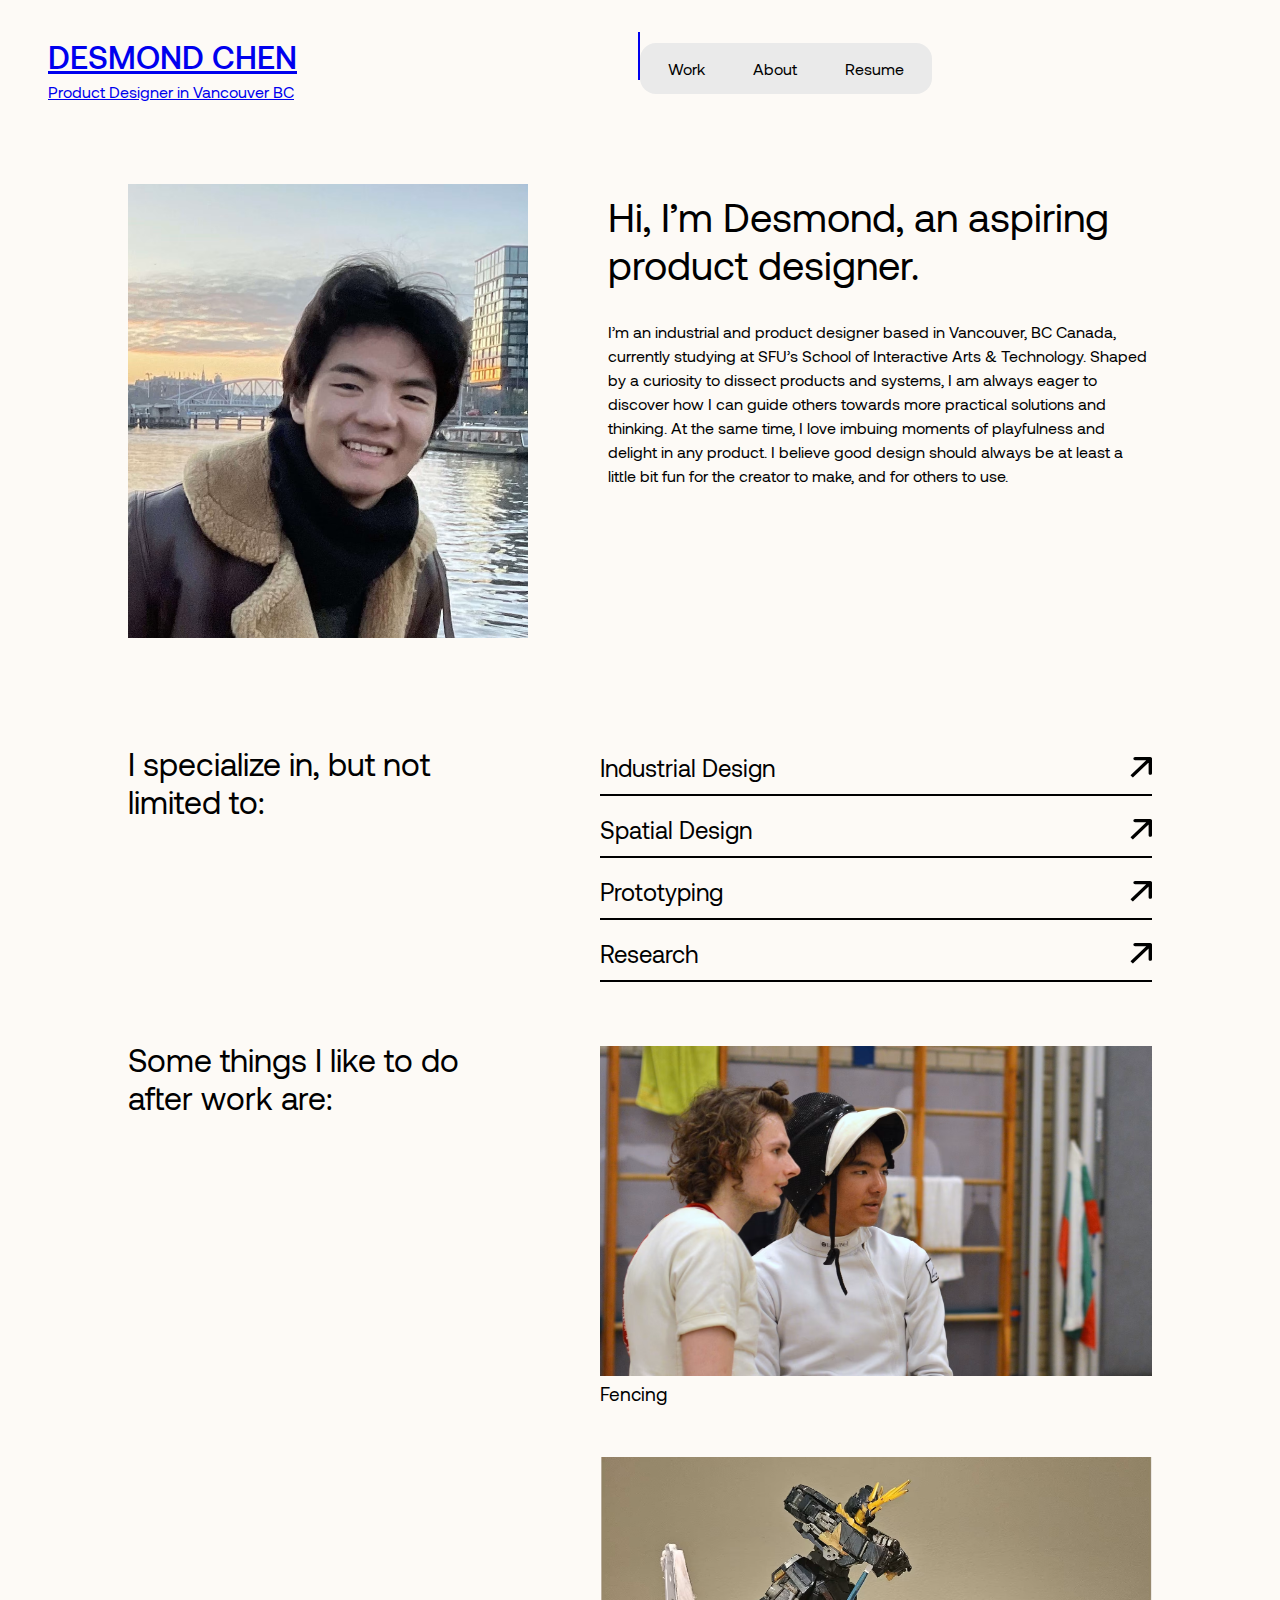
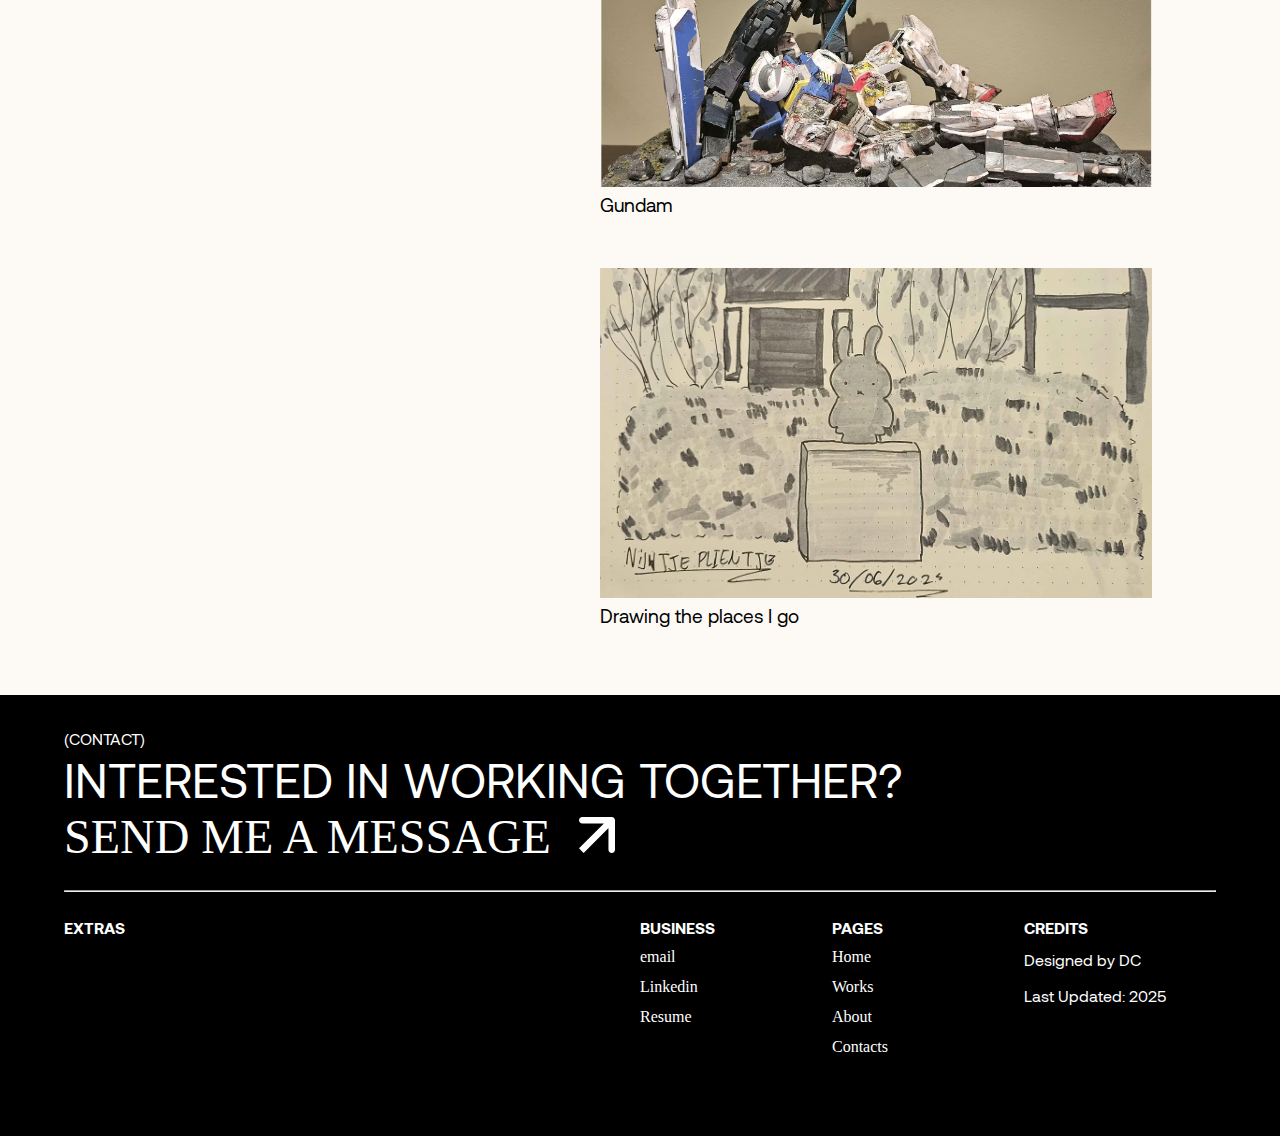
<file: About.html>
<!DOCTYPE html>
<html lang="en">

<head>
    <meta charset="utf-8">
    <meta name="viewport" content="width=device-width, initial-scale=1">
    <title>Desmond Chen</title>

    <link rel="preconnect" href="https://fonts.googleapis.com">
    <link rel="preconnect" href="https://fonts.gstatic.com" crossorigin>

    <link href="css/main.css" rel="stylesheet">
    <!-- <link rel="icon" type="image/x-icon" href="css/imgs/favicon.svg"> -->
</head>

<body>
    <header>
        <nav class="navbar">
            <a href="./index.html" class="nameFlex">
                <p class="titleName">DESMOND CHEN</p>
                <p class="subTitle">Product Designer in Vancouver BC</p>
            </a>

            <div class="navLinks">
                <a>Work</a>
                <a href="About.html">About</a>
                <a>Resume</a>
            </div>

            <button class="Sandwich" aria-label="Sandwich Menu">
                <span></span>
                <span></span>
            </button>
        </nav>
        <div class="mobileLinks">

            <a class="innerLinks" id="NavLinkOne" href="#">
                <p>01</p>
                <p>Works</p>
            </a>
            <a class="innerLinks" href="About.html">
                <p>02</p>
                <p>About</p>
            </a>
            <a class="innerLinks" href="#">
                <p>03</p>
                <p>Resume</p>
            </a>
        </div>

    </header>

    <main>
        <section class="aboutSection">
            <div class="aboutText aboutContentPush">
                <img alt="Image of Desmond Chen" src="css/img/AboutImage.avif" height="600" width="769">
                <div>
                    <h1 class="aboutHeader">Hi, I’m Desmond, an aspiring product designer.</h1>
                    <p class="aboutContent">I’m an industrial and product designer based in Vancouver, BC Canada,
                        currently studying at SFU’s School of Interactive Arts & Technology. Shaped by a curiosity to
                        dissect products and systems, I am always eager to discover how I can guide others towards more
                        practical solutions and thinking. At the same time, I love imbuing moments of playfulness and
                        delight in any product. I believe good design should always be at least a little bit fun for the
                        creator to make, and for others to use.


                    </p>
                </div>
            </div>
        </section>

        <section class="aboutSection">
            <div class="aboutContentPush aboutFlex">
                <h2>I specialize in, but not limited to:</h2>
                <div class = "aboutInterestDiv">
                    <a class = "aboutSkills">
                        <p>Industrial Design</p>
                        <img src="/css/img/icons/Link Arrows.svg" height = "20" weight = "20">
                    </a>
                    <a class = "aboutSkills">
                        <p>Spatial Design</p>
                        <img src="/css/img/icons/Link Arrows.svg" height = "20" weight = "20">
                    </a>
                    <a class = "aboutSkills">
                        <p>Prototyping</p>
                        <img src="/css/img/icons/Link Arrows.svg" height = "20" weight = "20">
                    </a>
                    <a class = "aboutSkills">
                        <p>Research</p>
                        <img src="/css/img/icons/Link Arrows.svg" height = "20" weight = "20">
                    </a>
                </div>
            </div>
        </section>
        <section class="aboutSection">
            <div class="aboutContentPush aboutFlex">
                <h2>Some things I like to do after work are:</h2>
                <div class = "aboutInterestDiv">
                    <div class = "hobbyDiv">
                        <img src = "/css/img/Fencing.avif" height = "1059" width = "1770">
                        <p>Fencing</p>
                    </div>
                    <div class = "hobbyDiv">
                        <img src = "css/img/Gundam.avif" height = "1059" width = "1770">
                        <p>Gundam</p>
                    </div>
                    <div class = "hobbyDiv">
                        <img src="/css/img/Drawing.avif" height = "1059" width = "1770">
                        <p>Drawing the places I go</p>
                    </div>
                </div>
            </div>

        </section>



    </main>

    <footer>
        <div class = "footerContact">
            <p >(CONTACT)</p>
            <p class = "footerContactHeader">INTERESTED IN WORKING TOGETHER?</p> 
            <a href = "" class = "footerContactLink">SEND ME A MESSAGE <img class = "footerArrow" alt = "link to a sending a message" src = "css/img/icons/LargeArrow.svg" height="40" width ="40"></a>
            <hr>
        </div>
        <!-- Insert Arrow -->
        
        <div class="footerGrid"> <!--Insert 7 by grid-->
            <p class="footerTitles">EXTRAS</p>
            <div class="contacts">
                <p class="footerTitles">BUSINESS</p>
                <div class="footerFlex">
                    <a>email</a>
                    <a>Linkedin</a>
                    <a>Resume</a>
                </div>
            </div>
            <div>
                <p class="footerTitles">PAGES</p>
                <div class="footerFlex">
                    <a>Home</a>
                    <a>Works</a>
                    <a>About</a>
                    <a>Contacts</a>
                </div>
            </div>
            <div>
                <p class="footerTitles">CREDITS</p>
                <div class="footerFlex">
                    <p>Designed by DC</p>
                    <p>Last Updated: 2025</p>
                </div>
            </div>
        </div>
    </footer>

</body>

</html>
</file>
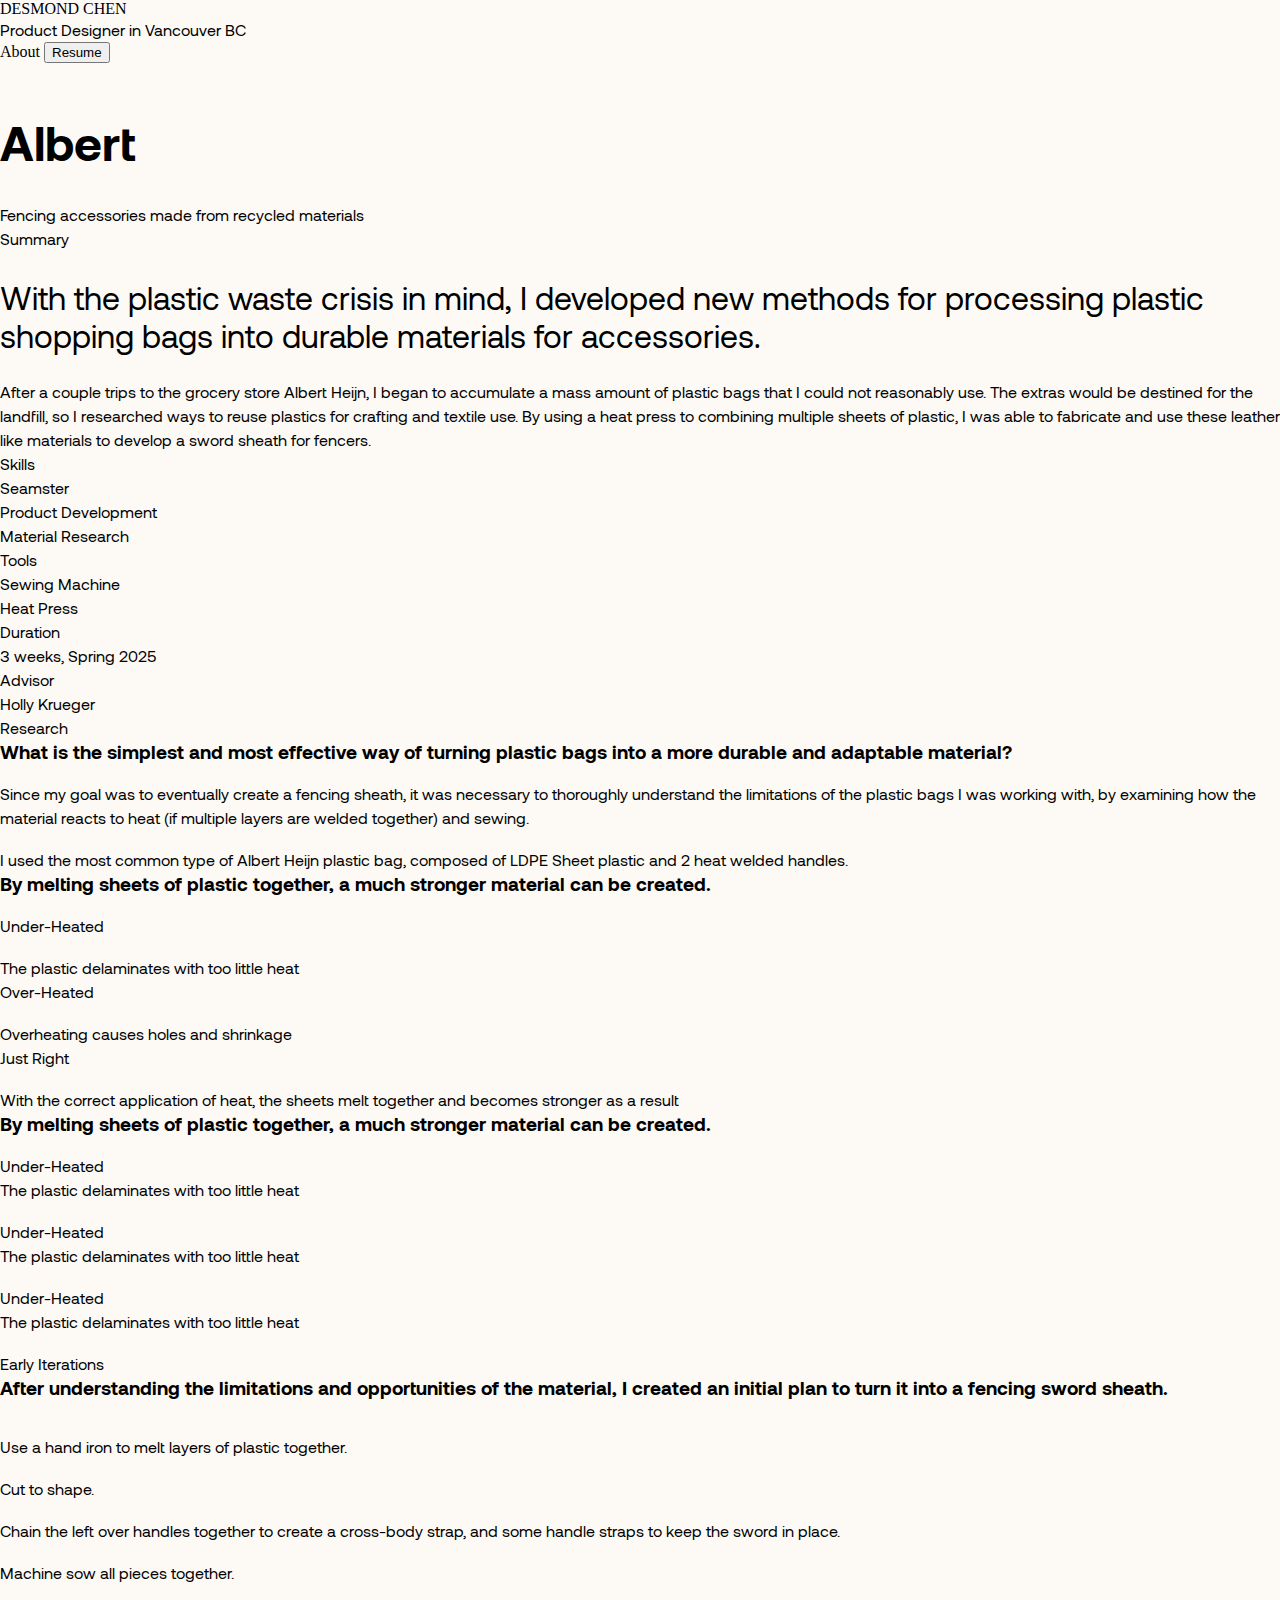
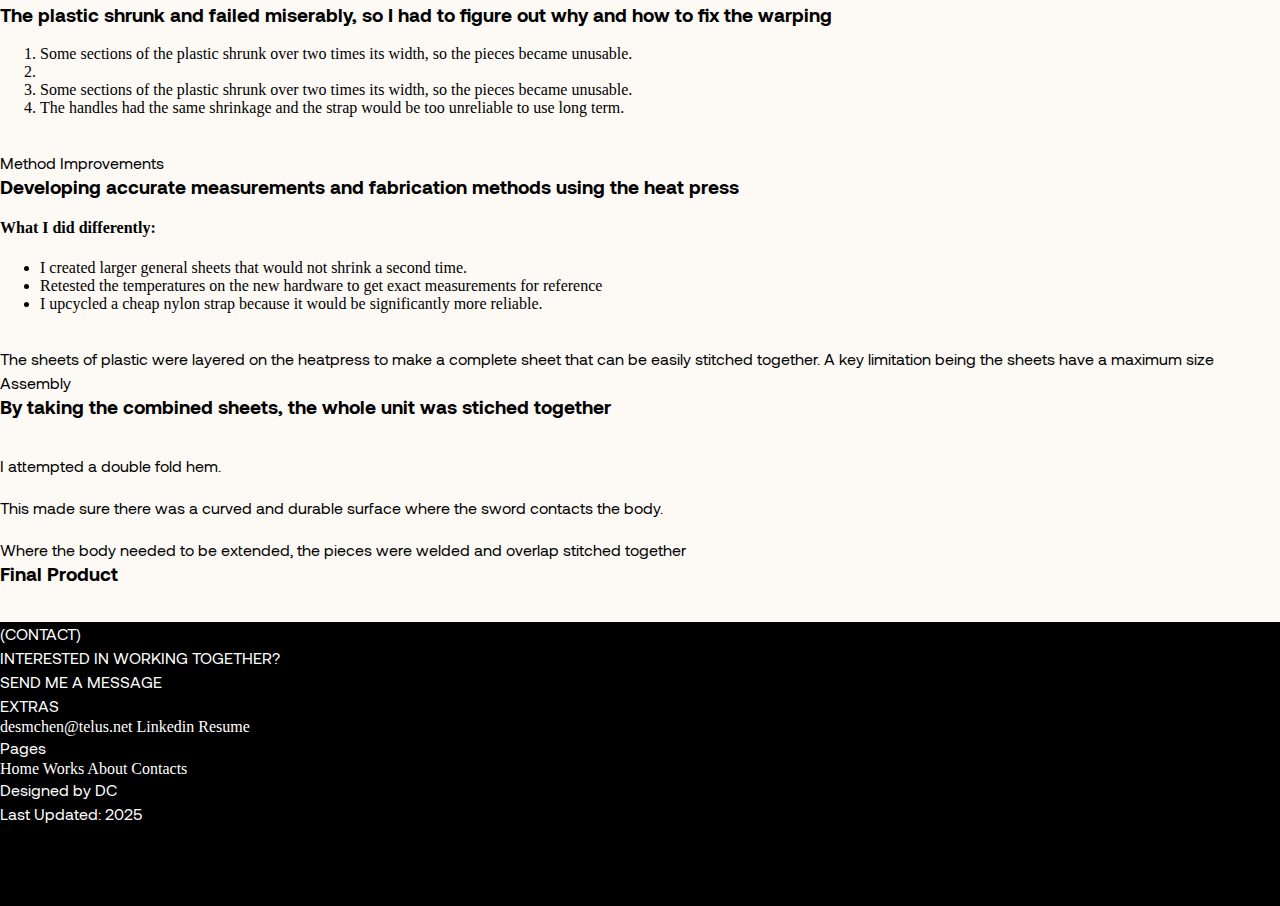
<file: Albert.Html>
<!DOCTYPE html>
<html lang="en">

<head>
    <meta charset="utf-8">
    <meta name="viewport" content="width=device-width, initial-scale=1">
    <title>Desmond Chen</title>

    <link rel="preconnect" href="https://fonts.googleapis.com">
    <link rel="preconnect" href="https://fonts.gstatic.com" crossorigin>

    <link href="css/main.css" rel="stylesheet">
    <!-- <link rel="icon" type="image/x-icon" href="css/imgs/favicon.svg"> -->
</head>

<body>
    <header>
        <nav>
            <div>
                <a>DESMOND CHEN</a>
                <span></span>
                <p class="sub-name">Product Designer in Vancouver BC</p>
            </div>

            <div>
                <!-- <a>Work</a> -->
                <a>About</a>
                <button>Resume</button>
            </div>
        </nav>
    </header>

    <main>
        <section>
            <div>
                <img>
                <div>
                    <h1>Albert</h1>
                    <p>Fencing accessories made from recycled materials</p>
                </div>
            </div>
            <p>Summary</p>
            <h2>With the plastic waste crisis in mind, I developed new methods for processing plastic shopping bags into
                durable materials for accessories.</h2>
            <p>After a couple trips to the grocery store Albert Heijn, I began to accumulate a mass amount of plastic
                bags that I could not reasonably use. The extras would be destined for the landfill, so I researched
                ways to reuse plastics for crafting and textile use. By using a heat press to combining multiple sheets
                of plastic, I was able to fabricate and use these leather like materials to develop a sword sheath for
                fencers.</p>
            <span></span>
            <div>
                <div>
                    <p>Skills</p>
                    <p>Seamster</p>
                    <p>Product Development</p>
                    <p>Material Research</p>
                </div>
                <div>
                    <p>Tools</p>
                    <p>Sewing Machine</p>
                    <p>Heat Press</p>
                </div>
                <div>
                    <p>Duration</p>
                    <p>3 weeks, Spring 2025</p>
                </div>
                <div>
                    <p>Advisor</p>
                    <p>Holly Krueger</p>
                </div>
            </div>
        </section>

        <section>
            <div>
                <div>
                    <p>Research</p>
                    <h3>What is the simplest and most effective way of turning plastic bags into a more durable and
                        adaptable material?</h3>
                    <p>Since my goal was to eventually create a fencing sheath, it was necessary to thoroughly
                        understand
                        the limitations of the plastic bags I was working with, by examining how the material reacts to
                        heat
                        (if multiple layers are welded together) and sewing.</p>
                </div>
                <div>
                    <img>
                    <p>I used the most common type of Albert Heijn plastic bag, composed of LDPE Sheet plastic and 2
                        heat welded handles.</p>
                </div>
            </div>
        </section>
        <span></span>

        <h3>By melting sheets of plastic together, a much stronger material can be created.</h3>
        <div>
            <div>
                <div>
                    <p>Under-Heated</p>
                    <img>
                    <p>The plastic delaminates with too little heat</p>
                </div>
                <div>
                    <p>Over-Heated</p>
                    <img>
                    <p>Overheating causes holes and shrinkage</p>
                </div>
                <div>
                    <p>Just Right</p>
                    <img>
                    <p>With the correct application of heat, the sheets melt together and becomes stronger as a result
                    </p>
                </div>
            </div>
        </div>

        <h3>By melting sheets of plastic together, a much stronger material can be created.</h3>

        <div>
            <div>
                <div>
                    <div>
                        <p>Under-Heated</p>
                        <p>The plastic delaminates with too little heat</p>
                    </div>
                    <img>
                </div>
                <div>
                    <div>
                        <p>Under-Heated</p>
                        <p>The plastic delaminates with too little heat</p>
                    </div>
                    <img>
                </div>
                <div>
                    <div>
                        <p>Under-Heated</p>
                        <p>The plastic delaminates with too little heat</p>
                    </div>
                    <img>
                </div>
            </div>
        </div>
        <span></span>

        <p>Early Iterations</p>
        <h3>After understanding the limitations and opportunities of the material, I created an initial plan to turn it
            into a fencing sword sheath.</h3>
        <div>
            <div>
                <img>
                <p>Use a hand iron to melt layers of plastic together.</p>
            </div>
            <div>
                <img>
                <p>Cut to shape.</p>
            </div>
            <div>
                <img>
                <p>Chain the left over handles together to create a cross-body strap, and some handle straps to keep the
                    sword in place.</p>
            </div>
            <div>
                <img>
                <p>Machine sow all pieces together.</p>
            </div>
        </div>
        <div>
            <img>
        </div>
        <span></span>
        <h3>The plastic shrunk and failed miserably, so I had to figure out why and how to fix the warping</h3>

        <div>
            <div>
                <ol>
                    <li>Some sections of the plastic shrunk over two times its width, so the pieces became unusable.
                    </li>
                    <li>
                    <li>Some sections of the plastic shrunk over two times its width, so the pieces became unusable.
                    </li>
                    </li>
                    <li>The handles had the same shrinkage and the strap would be too unreliable to use long term.</li>
                </ol>
                <img>
            </div>
        </div>

        <span></span>
        <div>
            <div>
                <p>Method Improvements</p>
                <h3>Developing accurate measurements and fabrication methods using the heat press</h3>
                <div>
                    <h4>What I did differently:</h4>
                    <ul>
                        <li>I created larger general sheets that would not shrink a second time.</li>
                        <li>Retested the temperatures on the new hardware to get exact measurements for reference</li>
                        <li>I upcycled a cheap nylon strap because it would be significantly more reliable.</li>
                    </ul>
                </div>
            </div>
            <div>
                <img>
                <p>The sheets of plastic were layered on the heatpress to make a complete sheet that can be easily
                    stitched together. A key limitation being the sheets have a maximum size</p>
            </div>

        </div>

        <span></span>

        <p>Assembly</p>
        <h3>By taking the combined sheets, the whole unit was stiched together</h3>
        <div>
            <div>
                <img>
                <p>I attempted a double fold hem.</p>
            </div>
            <div>
                <img>
                <p>This made sure there was a curved and durable surface where the sword contacts the body.</p>
            </div>
            <div>
                <img>
                <p>Where the body needed to be extended, the pieces were welded and overlap stitched together</p>
            </div>
        </div>

        <div>
            <h3>Final Product</h3>
            <div>
                <img>
                <img>
                <img>
                <img>
                <img>
                <img>
            </div>
        </div>



    </main>

    <footer>
        <p>(CONTACT)</p>
        <p>INTERESTED IN WORKING TOGETHER?<br>SEND ME A MESSAGE</p>
        <!-- Insert Arrow -->
        <span></span>
        <div> <!--Insert 7 by grid-->
            <p>EXTRAS</p>
            <div>
                <a>desmchen@telus.net</a>
                <a>Linkedin</a>
                <a>Resume</a>
            </div>
            <div>
                <p>Pages</p>
                <a>Home</a>
                <a>Works</a>
                <a>About</a>
                <a>Contacts</a>
            </div>
            <div>
                <p>Designed by DC</p>
                <p>Last Updated: 2025</p>
            </div>
        </div>
    </footer>

</body>

</html>
</file>
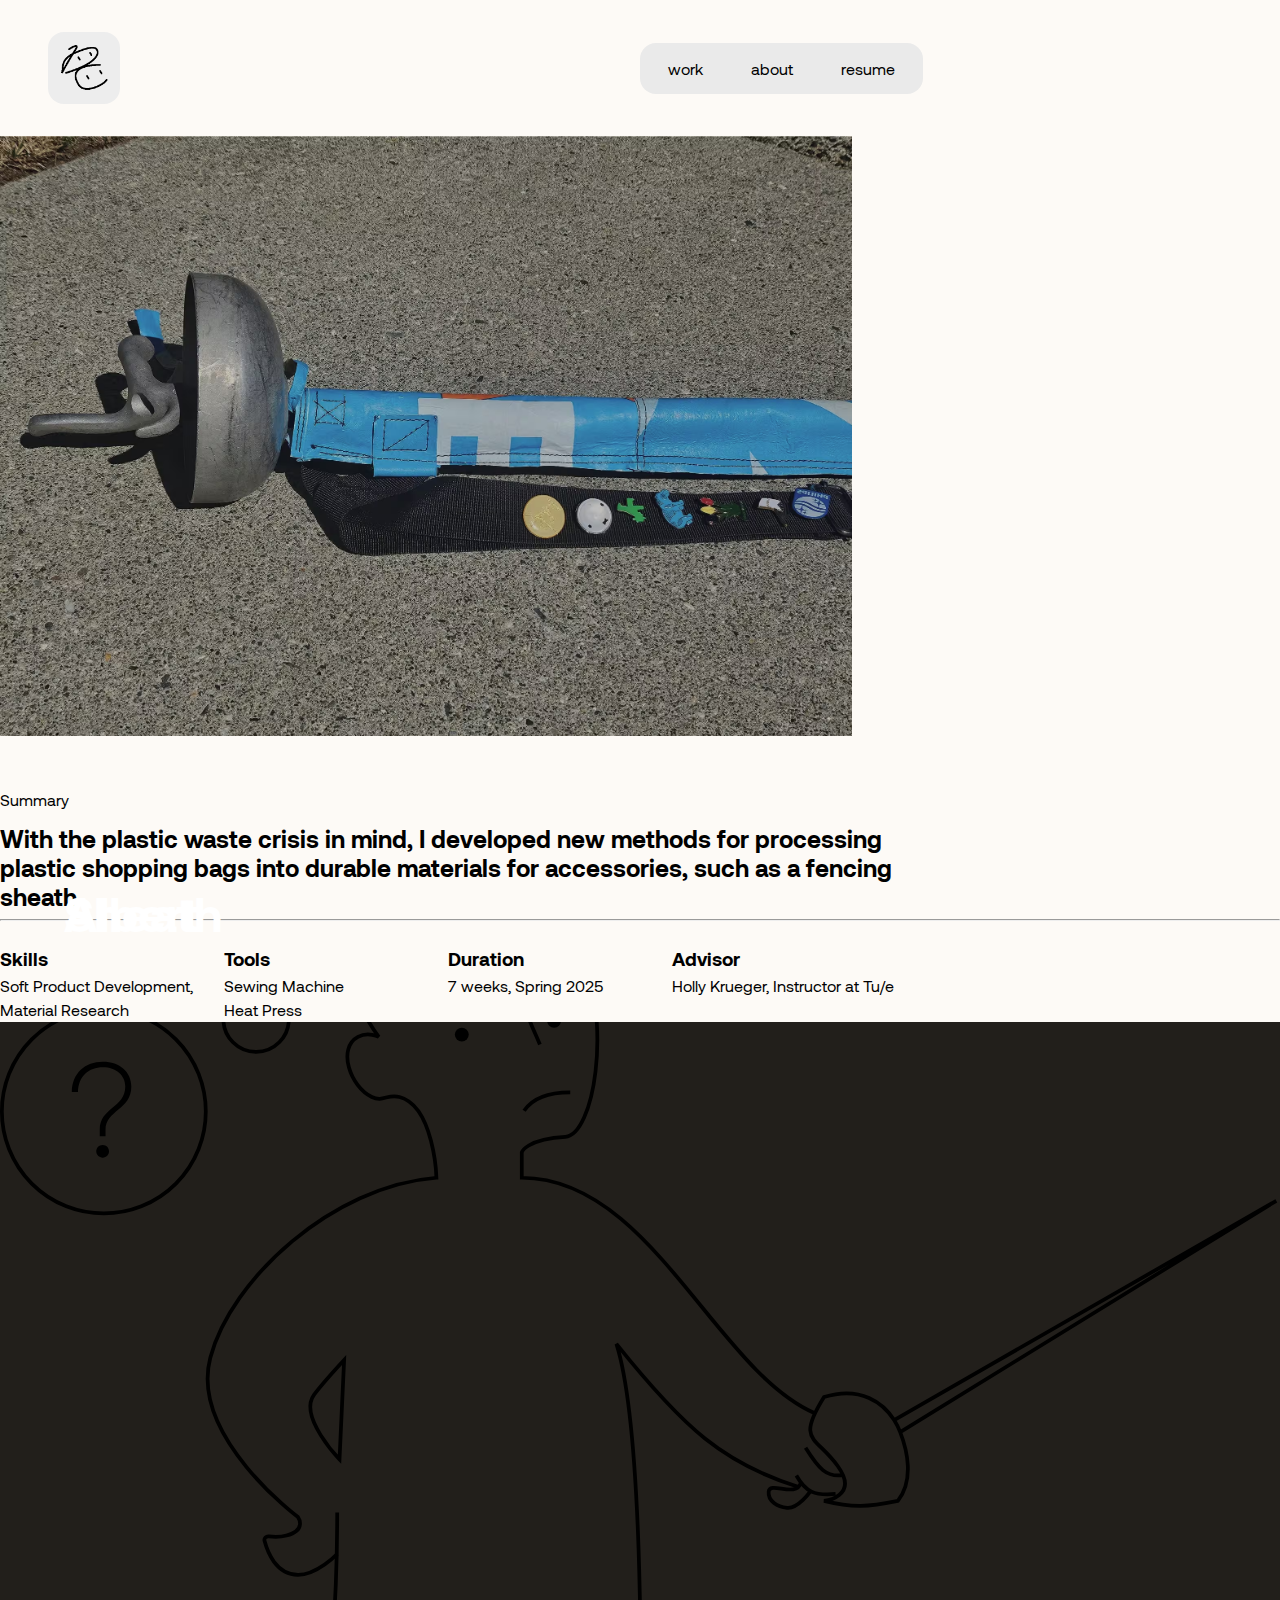
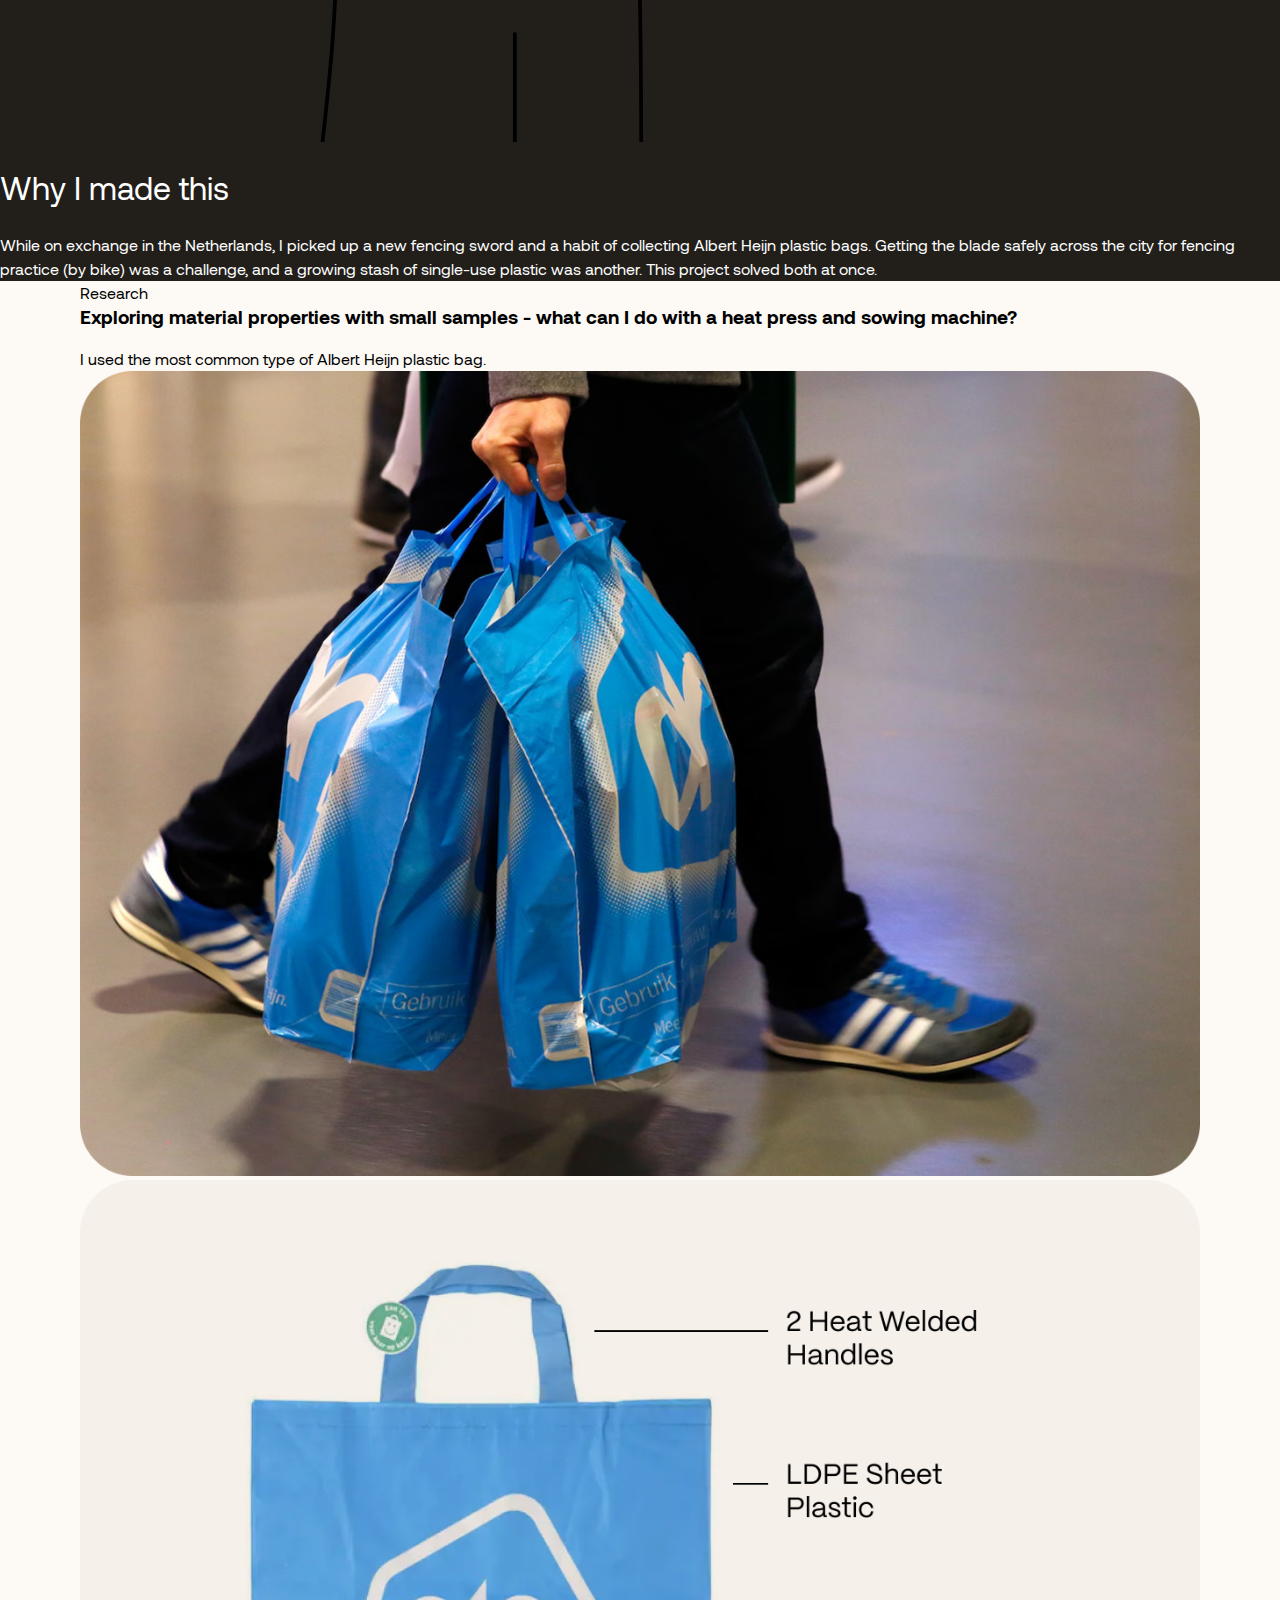
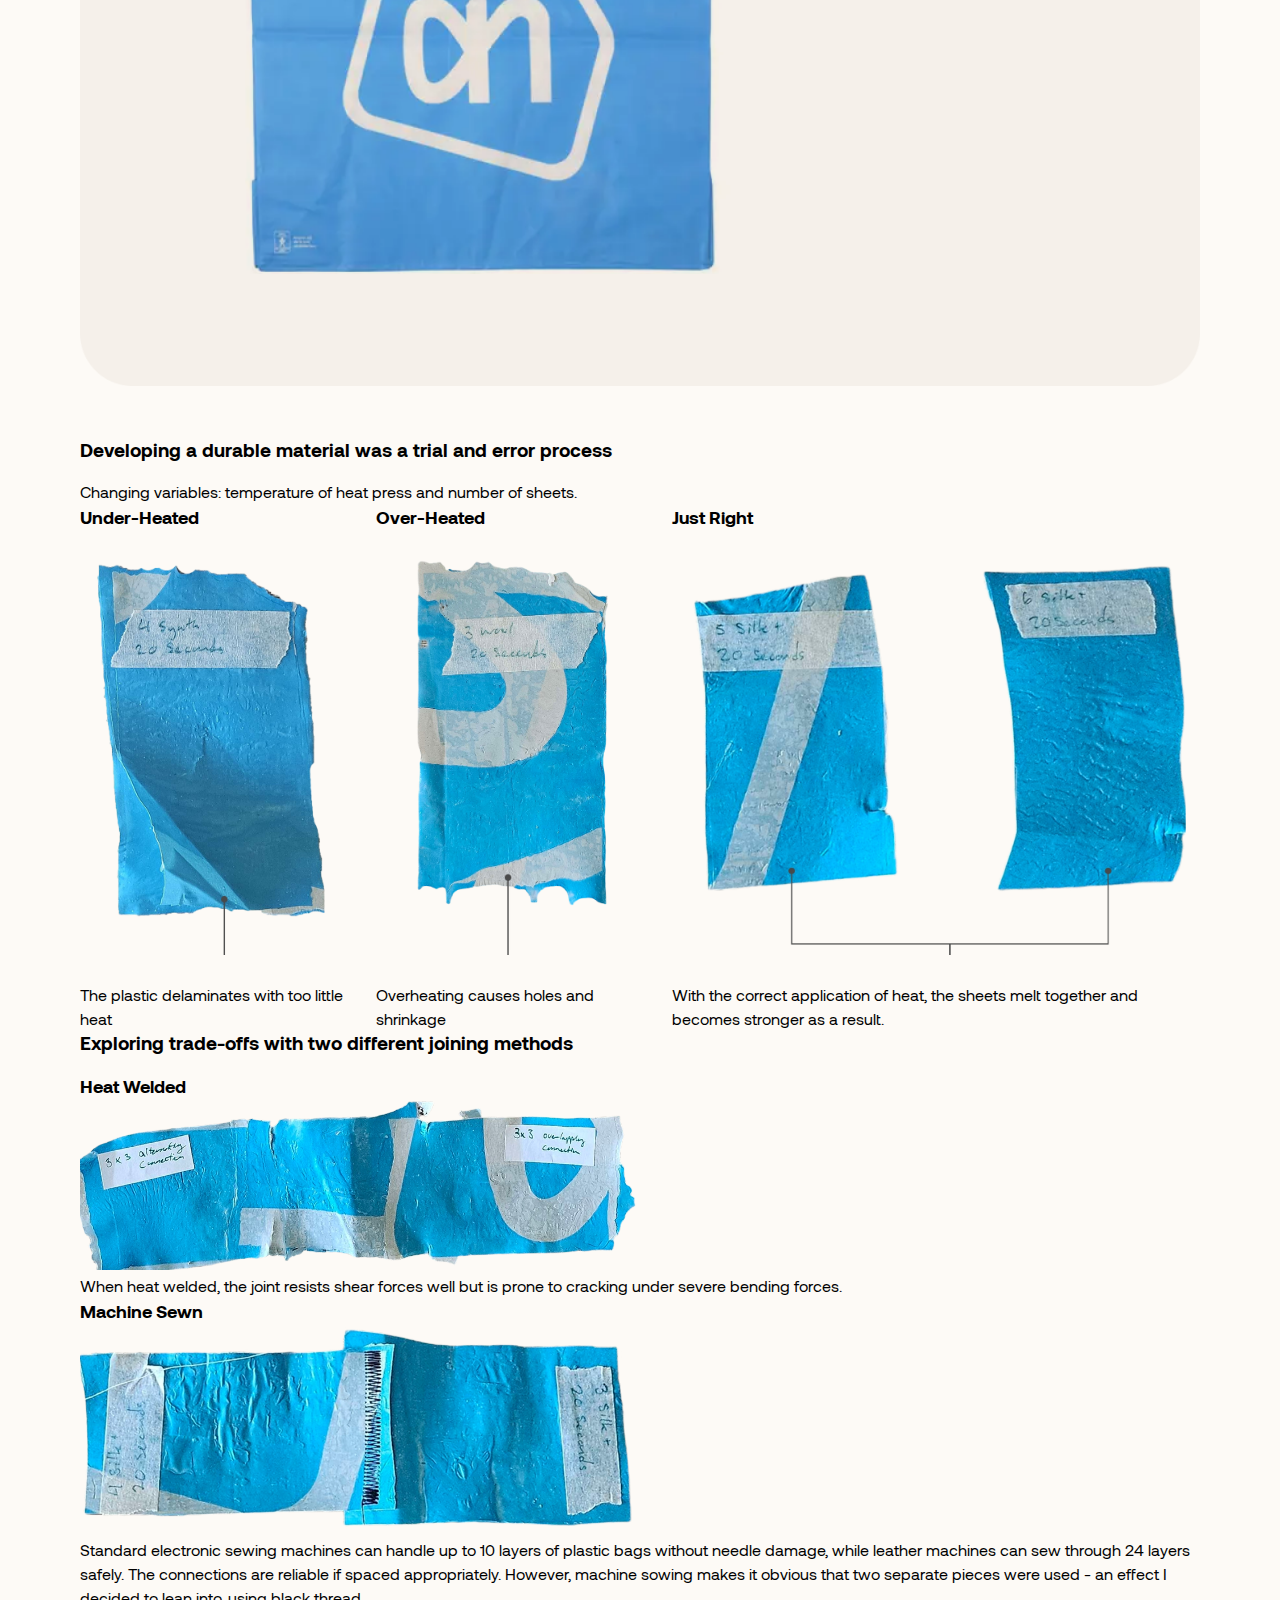
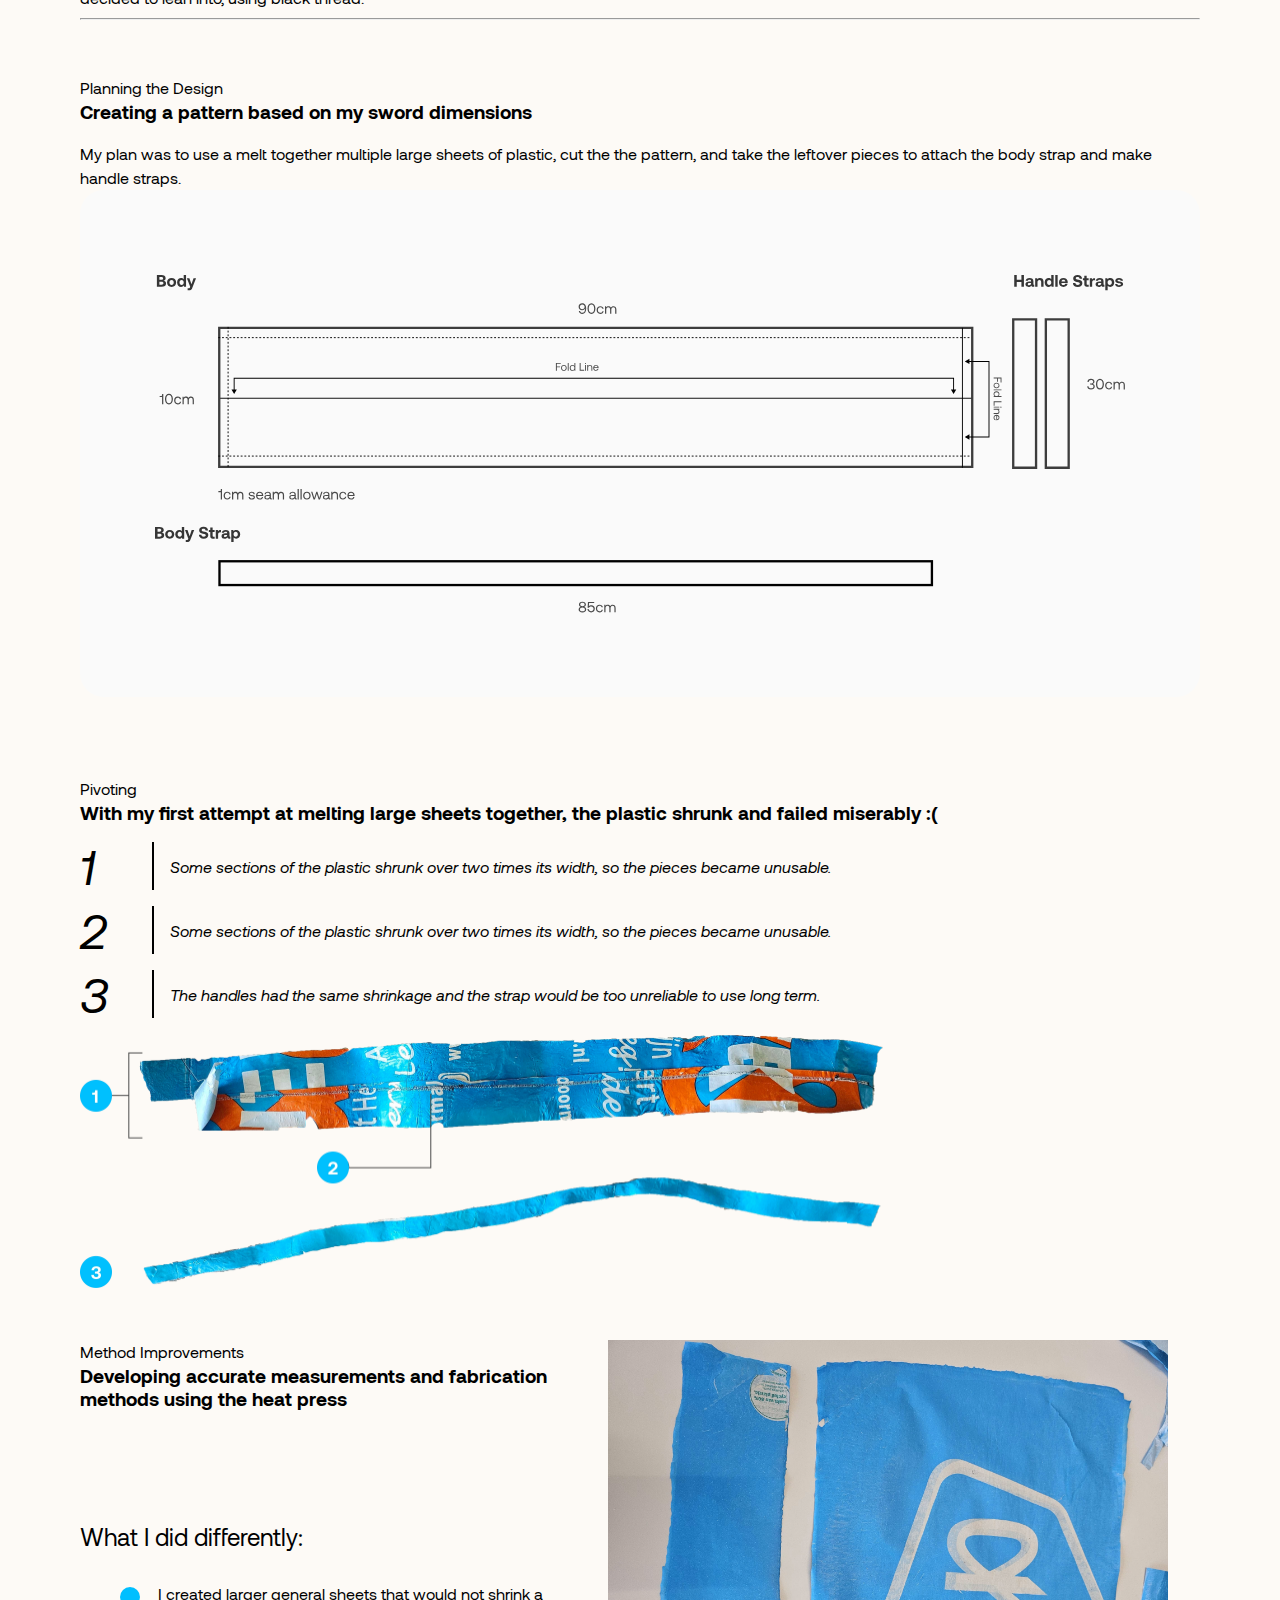
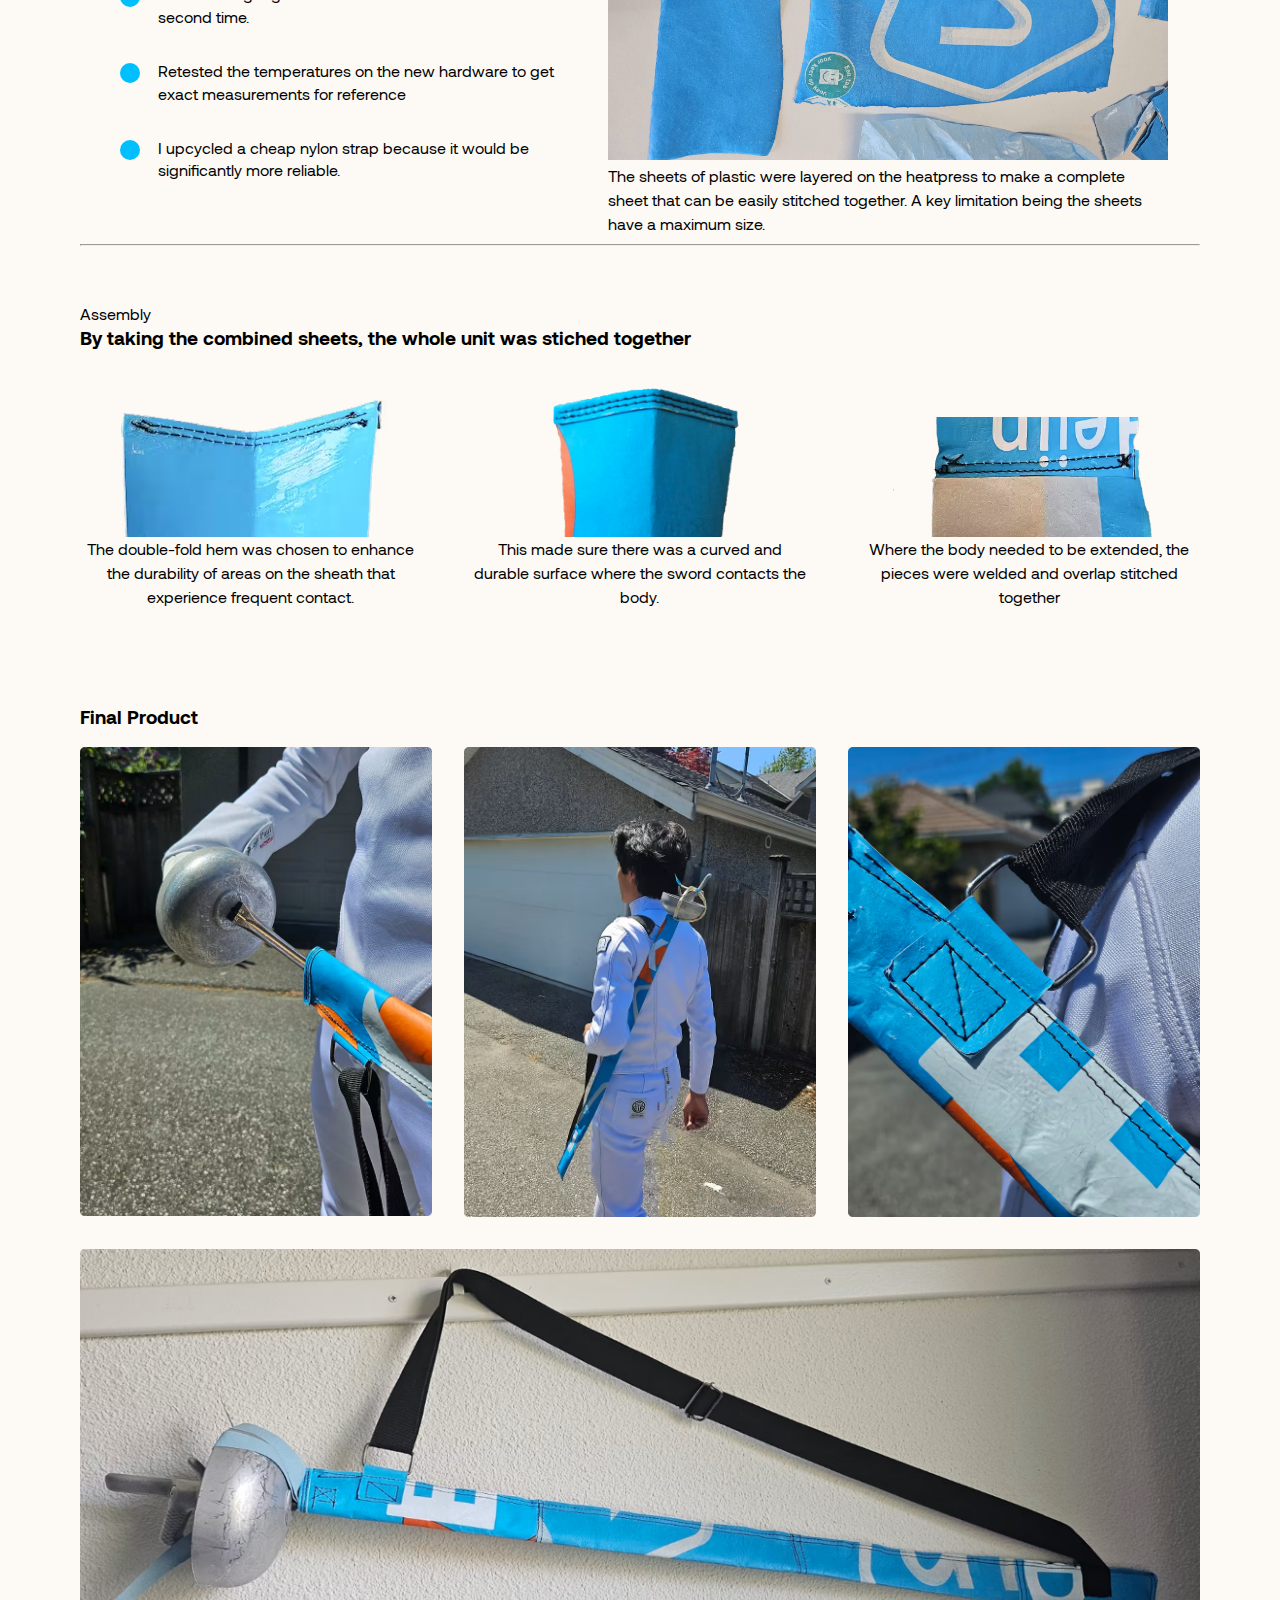
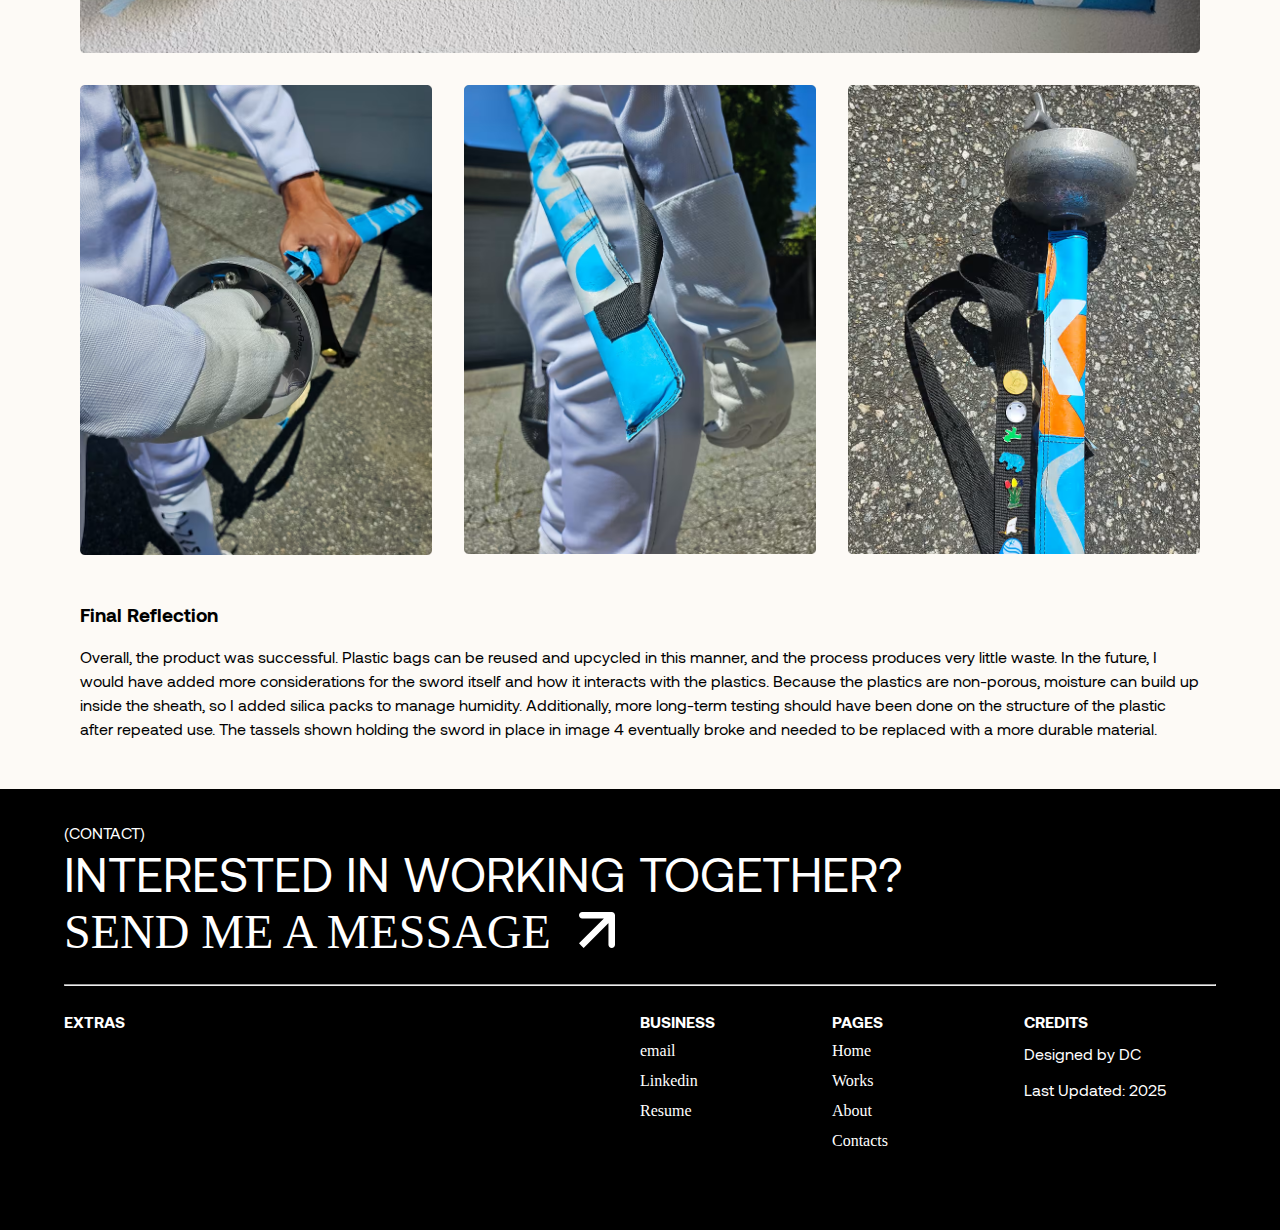
<file: Albert.html>
<!DOCTYPE html>
<html lang="en">

<head>
    <meta charset="utf-8">
    <meta name="viewport" content="width=device-width, initial-scale=1">
    <title>Albert Case study - Desmond Chen</title>
    <link rel="icon" type="image/x-icon" href="/css/img/icons/MainIcon.ico">

    <link rel="preconnect" href="https://fonts.googleapis.com">
    <link rel="preconnect" href="https://fonts.gstatic.com" crossorigin>

    <link href="css/main.css" rel="stylesheet">
    <!-- <link rel="icon" type="image/x-icon" href="css/imgs/favicon.svg"> -->
</head>

<body>
    <header class="onTopOfCase">
        <nav class="navbar">
            <a href="./index.html" class="homeIcon">
                <img src="./css/img/icons/homeButton.gif" width="50" height="50">
            </a>

            <div class="navLinks">
                <a href="Work.html">work</a>
                <a href="About.html">about</a>
                <a href="">resume</a>
            </div>

            <button class="Sandwich" aria-label="Sandwich Menu">
                <span></span>
                <span></span>
            </button>
        </nav>
        <div class="mobileLinks">

            <a class="innerLinks" id="NavLinkOne" href="#">
                <p>01</p>
                <p>Works</p>
            </a>
            <a class="innerLinks" href="About.html">
                <p>02</p>
                <p>About</p>
            </a>
            <a class="innerLinks" href="#">
                <p>03</p>
                <p>Resume</p>
            </a>
        </div>

    </header>

    <main>
        <section>
            <img class="caseImg" alt="Fencing sword with Albert Shealth" src="/css/img/AlbertHeader.avif" height="600"
                weight="1000">
            <div class="caseContainer">
                <div>
                    <h1 class="caseTitle">Albert </h1>
                    <h1 class="caseTitle">Sheath</h1>
                </div>
                <div>
                    <p class="descriptionSubhead">Summary</p>
                    <h2 class="descriptionHeader">With the plastic waste crisis in mind, I developed new methods for
                        processing plastic shopping bags into durable materials for accessories, such as a fencing
                        sheath. </h2>
                    <hr>
                    <div class="descriptionRoles">
                        <div>
                            <p class="roleTitles">Skills</p>
                            <p>Soft Product Development, Material Research</p>
                        </div>
                        <div>
                            <p class="roleTitles">Tools</p>
                            <p>Sewing Machine</p>
                            <p>Heat Press</p>
                        </div>
                        <div>
                            <p class="roleTitles">Duration</p>
                            <p>7 weeks, Spring 2025</p>
                        </div>
                        <div>
                            <p class="roleTitles">Advisor</p>
                            <p>Holly Krueger, Instructor at Tu/e</p>
                        </div>
                    </div>
                </div>
            </div>
        </section>

        <section>
            <div class="caseContainer grayBG">
                <img class="caseMeImg" src="css/img/AlbertImg/DrawingMe.svg"
                    alt="Drawing of me with a sword out in the open">
                <div>
                    <h2 class="whyStatementHead">Why I made this</h2>
                    <p>While on exchange in the Netherlands, I picked up a new fencing sword and a habit of collecting
                        Albert Heijn plastic bags. Getting the blade safely across the city for fencing practice (by
                        bike) was a challenge, and a growing stash of single-use plastic was another. This project
                        solved both at once.</p>
                </div>
            </div>

        </section>

        <section class="projectSection">

            <div class="albertResearch">
                <p>Research</p>
                <h3 class="explanationHeading">Exploring material properties with small samples - what can I do with a
                    heat press and sowing machine?</h3>
                <p>I used the most common type of Albert Heijn plastic bag.</p>
            </div>

            <div class="explanationFlex">
                <figure>
                    <img class="albertTassen" alt="Albert Heijn shopping bags"
                        src="css/img/AlbertImg/plastic-tassen.png" height="300" width="250">
                </figure>
                <figure>
                    <img src="/css/img/AlbertImg/BagDiagram.png" class="albertTassen" alt="Albert Heijn Bag Diagram">
                </figure>
            </div>
        </section>

        <section class="projectSection">

            <h3 class="explanationHeading textCenter lessBottomMargin">Developing a durable material was a trial and
                error process</h3>
            <p class="subExplanationHeading textCenter">Changing variables: temperature of heat press and number of
                sheets.</p>
            <div class="heatSpacer">
                <div class="heatingGrid">
                    <div class="heatPadding">
                        <p class="heatHeading">Under-Heated</p>
                        <img class="heatTesters" src="css/img/AlbertImg/Undercooked.avif"
                            alt="failed underheated plastic test" height="400" width="200">
                        <p class="heatP">The plastic delaminates with too little heat</p>
                    </div>
                    <div class="heatPadding">
                        <p class="heatHeading">Over-Heated</p>
                        <img class="heatTesters heatLong" src="css/img/AlbertImg/Overcooked.avif"
                            alt="failed overheated plastic test" height="400" width="200">
                        <p class="heatP">Overheating causes holes and shrinkage</p>
                    </div>
                    <div class="heatPadding borderCurve">
                        <p class="heatHeading">Just Right</p>
                        <img class="heatTesters" src="css/img/AlbertImg/Double Piece.avif"
                            alt="successfully combined plastic pieces from correct temperature" height="400"
                            width="500">
                        <p class="heatP">With the correct application of heat, the sheets melt together and becomes
                            stronger as a
                            result.
                        </p>
                    </div>
                </div>
            </div>

            <h3 class="explanationHeading textCenter lessBottomMargin">Exploring trade-offs with two different joining
                methods</h3>

            <div class="heatSpacer">
                <div class="connectionGrid">
                    <div class="heatPadding alignItemTop">
                        <p class="heatHeading">Heat Welded</p>
                        <img class="connectionImage" src="css/img/AlbertImg/Heat Welded.avif"
                            alt="Rip tested heat weleded plastic sheets" height="200" width="600">
                        <p class="textCenter">When heat welded, the joint resists shear forces well but is prone to
                            cracking under severe bending forces.</p>
                    </div>
                    <div class="borderCurve heatPadding">
                        <p class="heatHeading">Machine Sewn</p>
                        <img class="connectionImage" src="css/img/AlbertImg/Stitched.avif"
                            alt="Sewing togther multilayer Plastic Sheets" height="200" width="600">
                        <p class="textCenter">Standard electronic sewing machines can handle up to 10 layers of plastic
                            bags without needle damage, while leather machines can sew through 24 layers safely. The
                            connections are reliable if spaced appropriately. However, machine sowing makes it obvious
                            that two separate pieces were used - an effect I decided to lean into, using black thread.
                        </p>
                    </div>
                </div>
            </div>

            <hr>
        </section>


        <section class="projectSection">
            <div class = "planningGrid">
                <div>
                    <p class="planningSubHeader">Planning the Design</p>
                    <h3 class="planningHeader">Creating a pattern based on my sword dimensions</h3>
                </div>
                <p class = "planningDescription">My plan was to use a melt together multiple large sheets of plastic, cut the the pattern, and take the leftover pieces to attach the body strap and make handle straps.</p>
            </div>
            <div class="lightGrayBG">
                <img class="sheathPattern" src="css/img/AlbertImg/DiagramOfSheathPattern.svg"
                    alt="Pattern of the components (body, handle, and body strap) of the fencing sheath with dimensions"
                    height="372" width="1043">
            </div>

        </section>
        <section class="projectSection">
            <p class = "planningSubHeader">Pivoting</p>
            <h3 class="explanationHeading shrink">With my first attempt at melting  large sheets together, the plastic shrunk and failed miserably :&#40; </h3>

            <div>
                <div class="errorGrid">
                    <ol class="errorList">
                        <li>Some sections of the plastic shrunk over two times its width, so the pieces became unusable.
                        </li>
                        <li>Some sections of the plastic shrunk over two times its width, so the pieces became unusable.
                        </li>
                        <li>The handles had the same shrinkage and the strap would be too unreliable to use long term.
                        </li>
                    </ol>
                    <img src="/css/img/AlbertImg/Failed parts.avif"
                        alt="Failed sheath with uneaven edges, misaligned sewing and major size differences"
                        Height="254" width="806">
                </div>
            </div>
        </section>
        <section class="projectSection">
            <div class="prefabFlex">
                <div>
                    <p>Method Improvements</p>
                    <h3 class="explanationHeading shrink">Developing accurate measurements and fabrication methods
                        using the
                        heat press</h3>
                    <div class="prefabDiff">
                        <h4 class="pointHeader">What I did differently:</h4>
                        <ul class="pointList">
                            <li>I created larger general sheets that would not shrink a second time.</li>
                            <li>Retested the temperatures on the new hardware to get exact measurements for reference
                            </li>
                            <li>I upcycled a cheap nylon strap because it would be significantly more reliable.</li>
                        </ul>
                    </div>
                </div>
                <figure class="prefabFig">
                    <img src="css/img/AlbertImg/PrefabricatedSheets.avif" width="446" height="348">
                    <figcaption>The sheets of plastic were layered on the heatpress to make a complete sheet that can be
                        easily
                        stitched together. A key limitation being the sheets have a maximum size.</p>
                </figure>

            </div>

            <hr>
        </section>
        <section class="projectSection">
            <p>Assembly</p>
            <h3 class="explanationHeading">By taking the combined sheets, the whole unit was stiched together</h3>
            <div class="assemblyFlex">
                <div class="assemblyCont">
                    <img src="/css/img/AlbertImg/doubleFoldHem.avif">
                    <p>The double-fold hem was chosen to enhance the durability of areas on the sheath that experience
                        frequent contact.</p>
                </div>
                <div class="assemblyCont">
                    <img src="css/img/AlbertImg/curvedSurface.avif" height="300" width="450">
                    <p>This made sure there was a curved and durable surface where the sword contacts the body.</p>
                </div>
                <div class="assemblyCont">
                    <img src="css/img/AlbertImg/weldedStitch.avif" height="250" width="450">
                    <p>Where the body needed to be extended, the pieces were welded and overlap stitched together</p>
                </div>
            </div>
        </section>

        <section class="darkGrayBG projectSection">
            <h3 class="explanationHeading finalHeaderPadding whiteText">Final Product</h3>
            <div class="finalAlbertGrid">
                <img src="css/img/AlbertImg/AFinal1.avif" height="483" width="363">
                <img src="css/img/AlbertImg/AFinal2.avif" height="483" width="363">
                <img src="css/img/AlbertImg/AFinal3.avif" height="483" width="363">
                <img class="longFinalAlbert" src="css/img/AlbertImg/AFinal4.avif" height="422" width="1163">
                <img src="css/img/AlbertImg/AFinal5.avif" height="483" width="363">
                <img src="css/img/AlbertImg/AFinal6.avif" height="483" width="363">
                <img src="css/img/AlbertImg/AFinal7.avif" height="483" width="363">
            </div>
            <h3 class="explanationHeading finalHeaderPadding whiteText">Final Reflection</h3>
            <p class = "whiteText">Overall, the product was successful. Plastic bags can be reused and upcycled in this manner, and the
                process produces very little waste. In the future, I would have added more considerations for the sword
                itself and how it interacts with the plastics. Because the plastics are non-porous, moisture can build
                up inside the sheath, so I added silica packs to manage humidity. Additionally, more long-term testing
                should have been done on the structure of the plastic after repeated use. The tassels shown holding the
                sword in place in image 4 eventually broke and needed to be replaced with a more durable material.</p>

        </section>

    </main>

    <footer>
        <div class="footerContact">
            <p>(CONTACT)</p>
            <p class="footerContactHeader">INTERESTED IN WORKING TOGETHER?</p>
            <a href="" class="footerContactLink">SEND ME A MESSAGE <img class="footerArrow"
                    alt="link to a sending a message" src="css/img/icons/LargeArrow.svg" height="40" width="40"></a>
            <hr>
        </div>
        <!-- Insert Arrow -->

        <div class="footerGrid"> <!--Insert 7 by grid-->
            <p class="footerTitles">EXTRAS</p>
            <div class="contacts">
                <p class="footerTitles">BUSINESS</p>
                <div class="footerFlex">
                    <a>email</a>
                    <a>Linkedin</a>
                    <a>Resume</a>
                </div>
            </div>
            <div>
                <p class="footerTitles">PAGES</p>
                <div class="footerFlex">
                    <a>Home</a>
                    <a>Works</a>
                    <a>About</a>
                    <a>Contacts</a>
                </div>
            </div>
            <div>
                <p class="footerTitles">CREDITS</p>
                <div class="footerFlex">
                    <p>Designed by DC</p>
                    <p>Last Updated: 2025</p>
                </div>
            </div>
        </div>
    </footer>
</body>

</html>
</file>
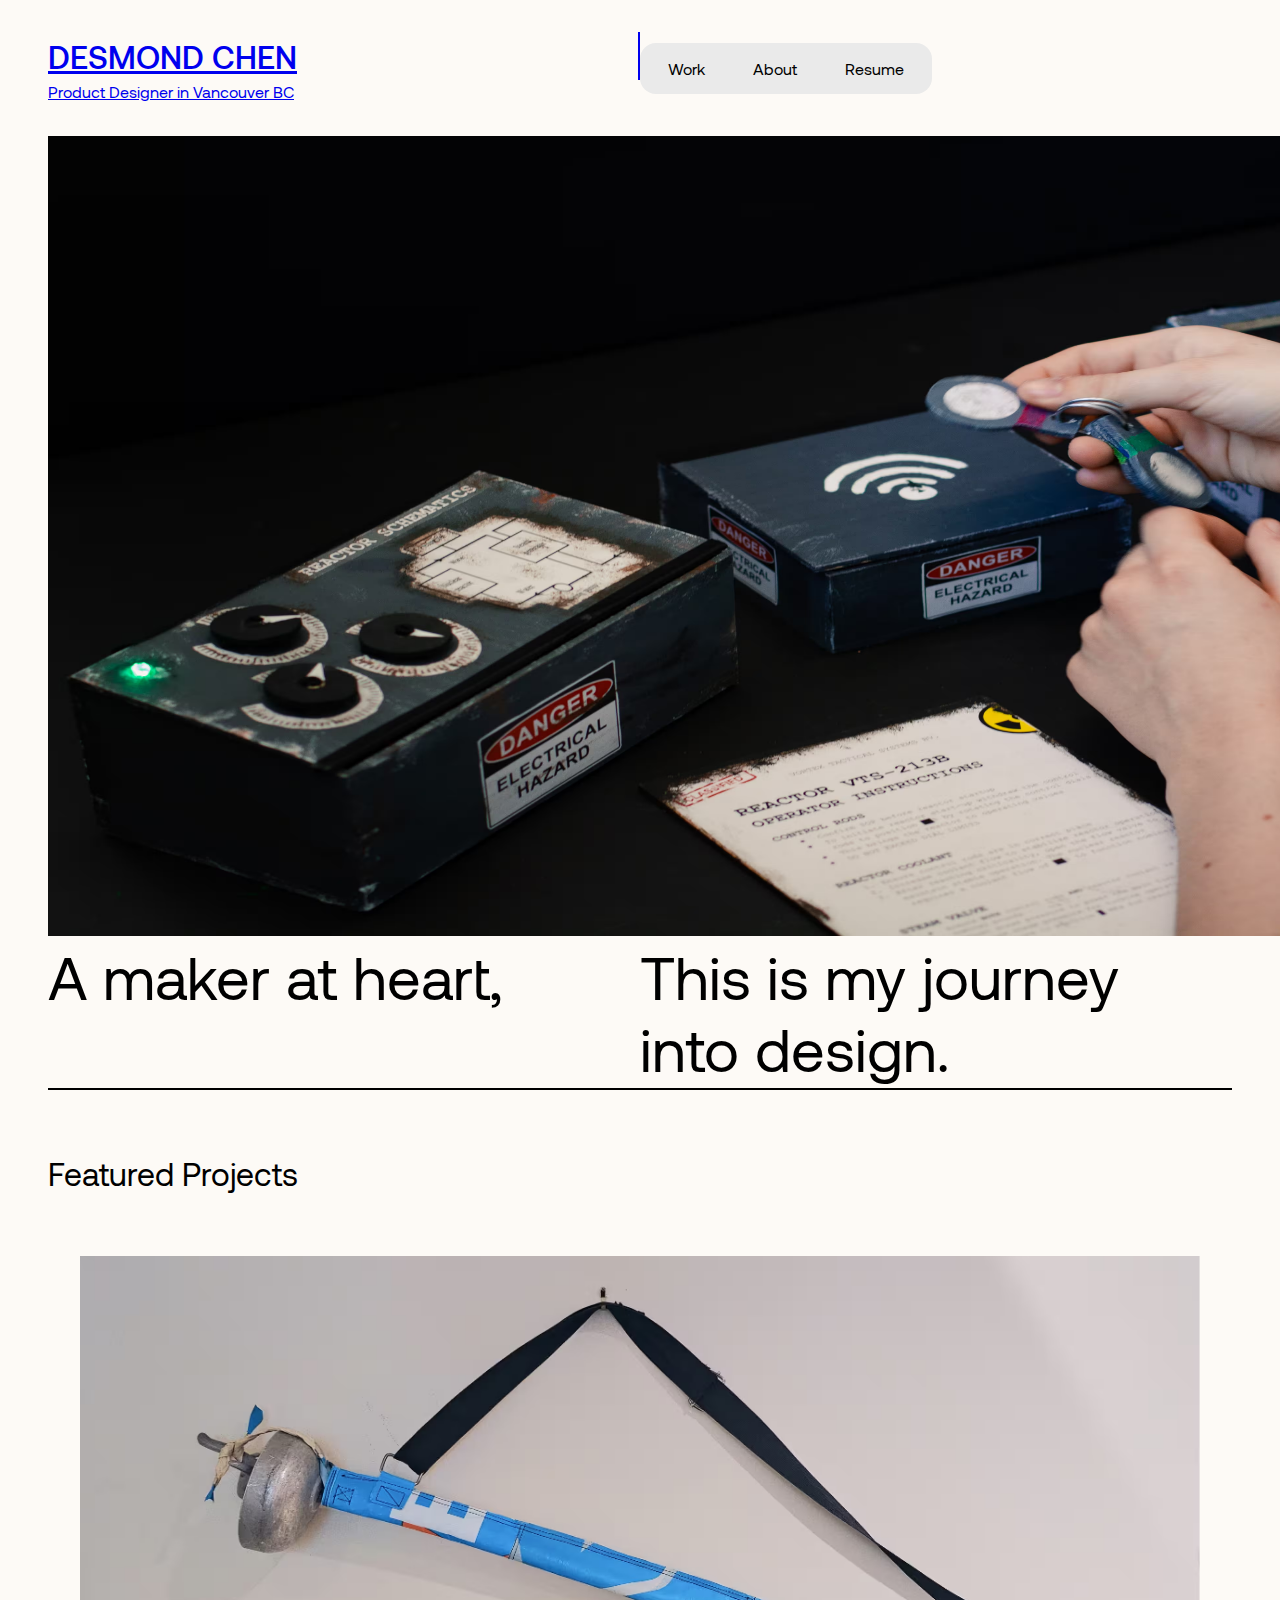
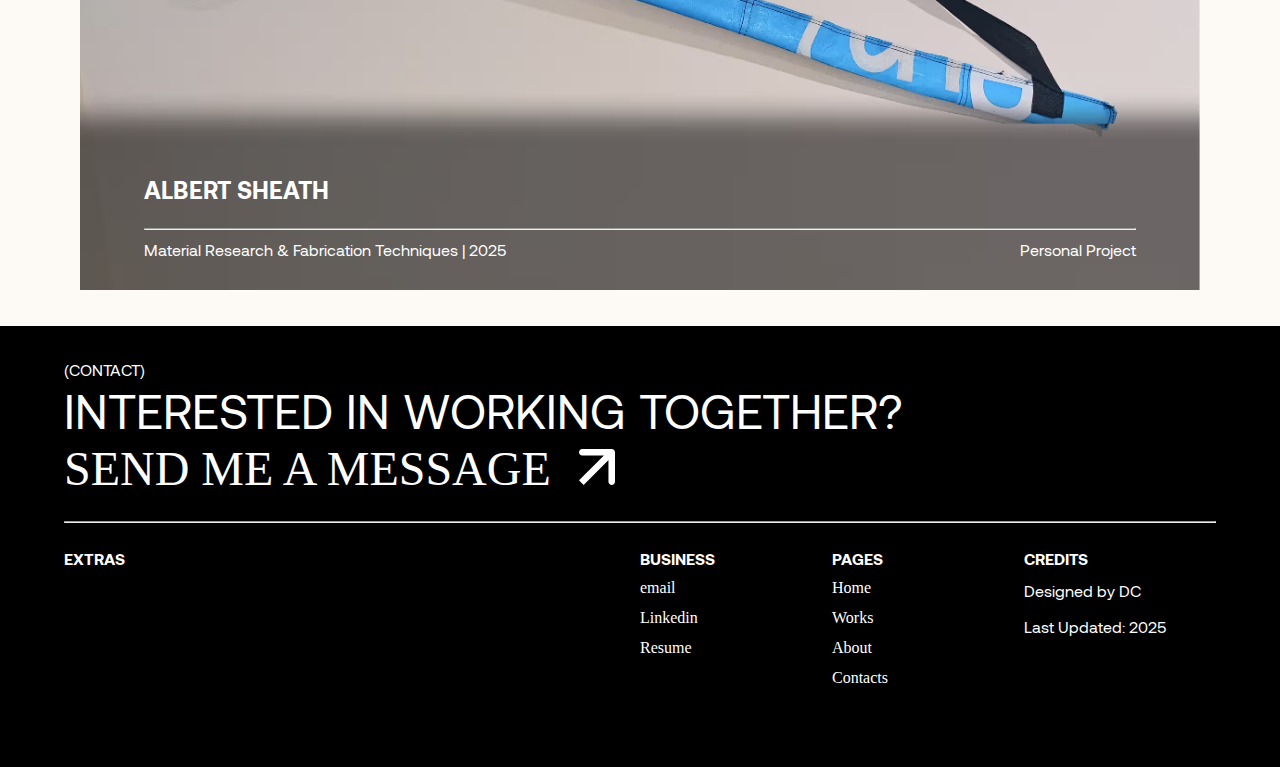
<file: Home.html>
<!DOCTYPE html>
<html lang="en">

<head>
    <meta charset="utf-8">
    <meta name="viewport" content="width=device-width, initial-scale=1">
    <title>Desmond Chen</title>

    <link rel="preconnect" href="https://fonts.googleapis.com">
    <link rel="preconnect" href="https://fonts.gstatic.com" crossorigin>

    <link href="css/main.css" rel="stylesheet">

    <script src="dropdown.js" defer></script>
    <!-- <link rel="icon" type="image/x-icon" href="css/imgs/favicon.svg"> -->
</head>

<body>
    <header>
        <nav class="navbar">
            <a href="./Home.html" class="nameFlex">
                <p class="titleName">DESMOND CHEN</p>
                <p class="subTitle">Product Designer in Vancouver BC</p>
            </a>

            <div class="navLinks">
                <a>Work</a>
                <a href="About.html">About</a>
                <a>Resume</a>
            </div>

            <button class="Sandwich" aria-label="Sandwich Menu">
                <span></span>
                <span></span>
            </button>
        </nav>
        <div class="mobileLinks">

            <a class="innerLinks" id="NavLinkOne" href="#">
                <p>01</p>
                <p>Works</p>
            </a>
            <a class="innerLinks" href="About.html">
                <p>02</p>
                <p>About</p>
            </a>
            <a class="innerLinks" href="#">
                <p>03</p>
                <p>Resume</p>
            </a>
        </div>

    </header>

    <main>
        <section class="homeSection" id="antiPadding">
            <div class="homeImage">
                <img src="/css/img/HomeImage.avif" height="800" width="1700">
                <div class="homeHeader">
                    <h1>A maker at heart,</h1>
                    <h1>This is my journey into design.</h1>
                </div>
            </div>
        </section>


        </div>

        <section class="homeSection">
            <h2 class="featureHeader">Featured Projects</h2>
            <a href="Albert.Html" class="featureProject">
                <img alt="Plastic grocery bag to sword sheath conversion Project" src="css/img/AlbertFeature.avif"
                    height="615" width="1475">
                <div class="featureContent">
                    <h3>ALBERT SHEATH</h3>
                    <hr>
                    <div class="projectDetails">
                        <p>Material Research & Fabrication Techniques | 2025</p>
                        <p class="projectType">Personal Project</p>
                    </div>
                </div>
            </a>

        </section>



    </main>

    <footer>
        <div class="footerContact">
            <p>(CONTACT)</p>
            <p class="footerContactHeader">INTERESTED IN WORKING TOGETHER?</p>
            <a href="" class="footerContactLink">SEND ME A MESSAGE <img class="footerArrow"
                    alt="link to a sending a message" src="css/img/icons/LargeArrow.svg" height="40" width="40"></a>
            <hr>
        </div>
        <!-- Insert Arrow -->

        <div class="footerGrid"> <!--Insert 7 by grid-->
            <p class="footerTitles">EXTRAS</p>
            <div class="contacts">
                <p class="footerTitles">BUSINESS</p>
                <div class="footerFlex">
                    <a>email</a>
                    <a>Linkedin</a>
                    <a>Resume</a>
                </div>
            </div>
            <div>
                <p class="footerTitles">PAGES</p>
                <div class="footerFlex">
                    <a>Home</a>
                    <a>Works</a>
                    <a>About</a>
                    <a>Contacts</a>
                </div>
            </div>
            <div>
                <p class="footerTitles">CREDITS</p>
                <div class="footerFlex">
                    <p>Designed by DC</p>
                    <p>Last Updated: 2025</p>
                </div>
            </div>
        </div>
    </footer>

</body>

</html>
</file>
<file: css/main.css>
@font-face {
    font-family: "Aeonik";
    src: url("fonts/Aeonik-Regular.woff") format("woff"), url("fonts/Aeonik-Regular.woff2") format("woff2");
    font-style: normal;
    font-weight: 400;
    font-display: swap;
}

@font-face {
    font-family: "Aeonik";
    src: url("fonts/Aeonik-Medium.woff") format("woff"), url("fonts/Aeonik-Medium.woff2") format("woff2");
    font-style: normal;
    font-weight: 500;
    font-display: swap;
}

@font-face {
    font-family: "Aeonik";
    src: url("fonts/Aeonik-Bold.woff") format("woff"), url("fonts/Aeonik-Bold.woff2") format("woff2");
    font-style: normal;
    font-weight: 700;
    font-display: swap;
}

@font-face {
    font-family: "Aeonik";
    src: url("fonts/Aeonik-MediumItalic.woff") format("woff"), url("fonts/Aeonik-MediumItalic.woff2") format("woff2");
    font-style: italic;
    font-weight: 500;
    font-display: swap;
}

@font-face {
    font-family: "Aeonik";
    src: url("fonts/Aeonik-Light.woff") format("woff"), url("fonts/Aeonik-Light.woff2") format("woff2");
    font-style: normal;
    font-weight: 300;
    font-display: swap;
}

@font-face {
    font-family: "Aeonik";
    src: url("fonts/Aeonik-LightItalic.woff") format("woff"), url("fonts/Aeonik-LightItalic.woff2") format("woff2");
    font-style: italic;
    font-weight: 300;
    font-display: swap;
}

@font-face {
    font-family: "Aeonik";
    src: url("fonts/Aeonik-BoldItalic.woff") format("woff"), url("fonts/Aeonik-BoldItalic.woff2") format("woff2");
    font-style: italic;
    font-weight: 700;
    font-display: swap;
}

@font-face {
    font-family: "Aeonik";
    src: url("fonts/Aeonik-RegularItalic.woff") format("woff"), url("fonts/Aeonik-RegularItalic.woff2") format("woff2");
    font-style: italic;
    font-weight: 400;
    font-display: swap;
}

@font-face {
    font-family: 'Berka';
    src: url('fonts/Berka-Light.woff2') format('woff2'),
        url('fonts/Berka-Light.woff') format('woff');
    font-weight: 300;
    font-style: normal;
    font-display: swap;
}


* {
    box-sizing: border-box;

}

body {
    margin: 0;
    padding: 0;
    background-color: #FDFAF6;
}

.homeSection,
.aboutSection {
    margin-left: 3rem;
    margin-right: 3rem;
    border-width: 2px;
    padding-bottom: 2rem;
    margin-bottom: 0;
}

#antiPadding {
    padding-bottom: 0;
}

p {
    font-family: "Aeonik";
    font-size: 1rem;
    margin: 0;
    padding: 0;
    line-height: 1.5;
}

h1 {
    font-family: "Aeonik";
    font-size: 3rem;
}

h2 {
    font-family: "Aeonik";
    font-size: 2rem;
    font-weight: 400;
}

h3 {
    font-family: "Aeonik";
    padding-top: 0;
    margin-top: 0;
}

figure {
    padding: 0;
    margin: 0;
}

figcaption {
    font-family: "Aeonik";
    line-height: 1.5;
    font-size: 1rem;
}



.navbar {
    padding-right: 3rem;
    padding-left: 3rem;
    padding-top: 2rem;
    padding-bottom: 2rem;
    display: grid;
    align-items: center;
    grid-template-columns: 1fr 1fr;
    
    border-width: 2px;
}

.navbar.active {
    background-color: black;
}

.navbar.active a{
    color: white;
}



.mobileLinks {
    display: none;
    flex-direction: column;
    background-color: white;
    padding: 1.5rem 2rem;
    gap: 1.5rem;
    border-bottom: 2px solid black;
}

.mobileLinks a{
    margin-left: 1rem;
    margin-right: 2rem;
    display: flex;
    text-decoration: none;
    color: white;
    border-style: none none solid none;
    padding-bottom: 1rem;
}

.mobileLinks p:nth-child(2){
    margin-left: auto;
    font-size: 2.5rem;
    line-height: 1;
}

.mobileLinks.active {
    display: flex;
    background-color: black;
    border-style: none none solid none;
    border-color: white;
}


.homeIcon {
    text-decoration: none;
    color: black;
    background-color: #EDEDED;
    padding: 0.75rem;
    border-radius: 1rem;
    width: fit-content;
    height: fit-content;
}

.homeIcon img{
    width: auto;
    max-height: 3rem;
    display: block;
}

.titleName {
    font-weight: 500;
    font-size: 2rem;
    border-style: none solid none none;
    border-width: 2px;
    padding-right: 1rem
}

.subTitle {
    font-weight: 400;
}

.navLinks {
    background-color: #EAEAEA;
    font-family: "Aeonik";
    display: flex;
    gap: 3rem;
    width:fit-content;
    padding: 1rem 1.75rem;
    border-radius: 1rem;
}

.navLinks a {
    text-decoration: none;
    color: black;
    
}

.Sandwich {
    margin-top: 0.5rem;
    border: none;
    background-color: white;
    display: none;
    position: relative;
    height: 1.5rem;
    width: 2rem;
    margin-left: auto;
    margin-right: 1.25rem;
    cursor: pointer;
}
 
.Sandwich.active{
    background-color: black;
}

.Sandwich span {
    height: 0.25rem;
    width: 100%;
    background-color: #3A3939;
    border-radius: 1rem;
    position: absolute;
    top: 50%;
    left: 50%;
    /*https://www.w3schools.com/cssref/css3_pr_transform.php for transform property*/
    transform: translate(-50%, -50%);
    transition: transform .5s ease;
}

.Sandwich span:nth-child(1) {
    top: 25%;
}


.Sandwich span:nth-child(2) {
    top: 100%;
}


.homeHeader {
    display: grid;
    grid-template-columns: 1fr 1fr;
    border-style: none none solid none;
    border-width: 2px;
}

.homeHeader h1 {
    font-family: "Aeonik";
    color: black;
    font-weight: 400;
    font-size: 3.75rem;
    padding-bottom: 0.25rem;
    margin: 0rem;
}

.subInfoText{
    font-size: 1rem;
    font-family: "Berka";
}

.subInfoGrid{
    margin-top: 0.5rem;
    display: grid;
    grid-template-columns: 1fr 1fr;
}

.subInfoSplit{
    display: grid;
    grid-template-columns: 1fr 1fr 1fr;
}

.subInfoSplit p:nth-child(2){
    text-align: center;
}

.subInfoSplit p:nth-child(3){
    text-align: right;
}

.CTAContainer{
    margin-top: 2rem;
    background-color: #0E5935;
    height: 55vh;
    border-radius: 2rem;
}

.CTAGrid{
    display: grid;
    grid-template-columns: 1fr 1fr;
    height: 100%;
}

.CTAInfo{
    color: #FDFAF6;
    position:relative;
}

.CTAIndust, .CTABased{
    font-size: 1.25rem;
    position: absolute;
}

.CTAIndust{
    top: 8%;
}

.CTABased{
    bottom: 8%;
}

.CTABig{
    position: absolute;
    top: 50%;
    transform: translateY(-100%);
    height: fit-content;
}

.CTABig p{
    font-size: 3.25rem;
    font-weight: 400;
    line-height: 120%;
    
}

#swapText{
    font-style: italic;
    display: inline-block;
}

#gravity-container {
  position: relative;
  width: 100%;
  height: 100%;
}

.featureHeader {
    margin-bottom: 4rem;
    margin-top: 4rem;
    font-size: 2rem;
}

.featureProject {
    display: block;
    position: relative;
    text-decoration: none;
    color: white;
    max-width: 70rem;
    margin-left: auto;
    margin-right: auto;
    transition: filter 0.3s ease;
}

/* https://www.w3schools.com/cssref/css3_pr_filter.php */
.featureProject:hover, .featureProject:focus {
    filter: brightness(90%);
}



.featureProject img {
    max-width: 100%;
    object-fit: cover;
    height: auto;

}


.featureContent {
    position: absolute;
    bottom: 0;
    right: 0;
    left: 0;
    color: white;
    margin-left: 4rem;
    margin-right: 4rem;
    margin-bottom: 2rem;
}

.featureContent hr {
    color: white;
}

hr {
    stroke-width: 1px;
}

.featureContent h3 {
    font-size: 1.5rem;
    font-family: "Aeonik";
    font-weight: 700;
}

.projectDetails {
    display: flex;
    font-family: "Aeonik";
}

.projectType {
    margin-left: auto;
}

footer {
    background-color: black;
    color: white;
    padding-bottom: 5rem;
}

.footerContact {
    padding-top: 2rem;
    padding-bottom: 1rem;
    margin-left: 4rem;
    margin-right: 4rem;
}

.footerContactHeader,
.footerContactLink {
    font-size: 3rem;
    padding: 0;
    line-height: 1.2;
    color: white;
    text-decoration: none;
    margin: 0;
}

.footerContactLink {
    display: block;
    padding-bottom: 1rem;
}

.footerArrow {
    margin-left: 1rem;
    width: 2.25rem;
    height: 2.25rem;
}


.footerGrid {
    display: grid;
    grid-template-columns: 1fr 1fr 1fr 1fr 1fr 1fr;
    grid-template-rows: 1fr;
    color: white;
    margin-left: 4rem;
    margin-right: 4rem;
}

.contacts {
    grid-column-start: 4;
}

.footerTitles {
    margin-bottom: 0.5rem;
    font-weight: 700;
}

.footerFlex {
    display: flex;
    flex-direction: column;
    gap: 0.75rem;
}

.footerFlex p {
    margin: 0;
    padding: 0;
}

/* about Section */

.aboutContentPush {
    margin-left: 5rem;
    margin-right: 5rem;
}

.aboutText {

    margin-top: 3rem;
    margin-bottom: 3rem;
    display: flex;
    gap: 5rem;
}

.aboutText img {
    max-width: 25rem;
    height: auto;
    object-fit: contain;
    flex-shrink: 0;
}

.aboutText div {
    min-width: 20rem;
    flex: 1;
}

.aboutHeader {
    margin-bottom: 2rem;
    margin-top: 0.5rem;
    font-weight: 400;
    font-size: 2.5rem;

}

.aboutFlex {
    display: flex;
    gap: 4.5rem;
}

.aboutFlex h2 {
    max-width: 25rem;
    flex-shrink: 1;
}

.aboutSkills {
    width: 100%;
    display: flex;
    align-items: center;
    border-style: none none solid none;
    border-width: 2px;

    padding-bottom: 0.5rem;
    color: black;
    text-decoration: none;
}

.aboutSkills p {
    font-size: 1.5rem;
}

.aboutSkills img {
    display: block;
    margin-left: auto;
    height: 60%;
    width: auto;
}

.aboutInterestDiv {
    display: flex;
    flex-direction: column;
    gap: 1rem;
    min-width: 20rem;
    margin-top: 2rem;
    flex: 1;
}

.hobbyDiv {
    margin-bottom: 2rem;
}

.hobbyDiv p {
    font-size: 1.2rem;
}

.hobbyDiv img {

    width: 100%;
    height: auto;
}

.aboutContent {
    line-height: 1.5;
}

/* Case Study */

.caseContainer {
    position: relative;
}

.caseContainer img {
    width: 100%;
    height: 45rem;
    object-fit: cover;
    display: block;
}

.caseTitle {

    color: white;
    position: absolute;
    bottom: 3rem;
    left: 4rem;

}

.caseTitle h1 {
    font-weight: 400;
    font-size: 5rem;
    margin: 0;
    padding: 0;
}

.caseTitle p {
    font-weight: 300;
    font-size: 2rem;
    max-width: 35rem;
    font-style: italic;
    margin: 0;
    padding: 0;
}

.projectSection {
    padding-left: 5rem;
    padding-right: 5rem;
    padding-bottom: 3rem;
}

.grayBG {
    background-color: #221f1b;
    color: white;
}

.lightGrayBG {
    background-color: #FAFAFA;
    padding: 3rem;
    border-radius: 1.5rem;
    margin-bottom: 2rem;
}

.descriptionSubhead {
    margin: 0;
    padding: 0;
    padding-top: 3rem;

}

.descriptionRoles {
    display: grid;
    grid-template-columns: 1fr 1fr 1fr 1fr;

}

.descriptionHeader {
    margin-top: 0.75rem;
    font-size: 1.5rem;
    margin-bottom: 0;
    font-weight: 700;
}

.descriptionParagraph {
    padding-top: 2rem;
    padding-bottom: 2rem;
    font-weight: 300;
    line-height: 1.5;
}

.descriptionHeader,
.descriptionParagraph,
.descriptionRoles {
    max-width: 56rem;
}

.roleTitles {
    font-weight: 700;
    font-size: 1.2rem;
    margin-top: 1rem;
    margin-bottom: 0;

}

.explainationHeading {
    font-family: "Aeonik";
    font-size: 1.8rem;
    font-weight: 400;
    line-height: 1.5;
    margin-top: 1rem;
    margin-bottom: 2rem;
}

.albertResearchFlex {
    display: flex;
    gap: 3rem;
    margin-top: 4rem;
    margin-bottom: 3rem;
}


.albertTassen {
    width: 100%;
    height: auto;
}

.shrink {
    max-width: 56rem;
}

.heatingGrid {
    display: grid;
    grid-template-columns: 1fr 1fr 2fr;
    gap: 2rem;
}

.heatHeading {
    font-weight: 700;
    font-size: 1.15rem;
}

.heatTesters {
    margin-top: 1.5rem;
    margin-bottom: 1.5rem;
    width: 100%;
    height: auto;
    max-height: 25rem;
    max-width: 100%;
    object-fit: contain;

}

.connectionFlex {
    display: flex;
    gap: 3rem;
    padding: 2rem;
    align-items: center;
}

.connectionImage {
    width: 50%;
    height: auto;
}

/* https://css-tricks.com/list-style-recipes/ */

.circleList {
    font-family: "Aeonik";
    font-weight: 700;
    font-size: 1.1rem;
    list-style: none;
    counter-reset: Counter;
    display: grid;
    grid-template-columns: 1fr 1fr;
    grid-template-rows: 1fr 1fr;
    gap: 2rem;
    margin-bottom: 2rem;
    padding: 0;
}

.circleList li {
    counter-increment: Counter;
    font-weight: 500;
    display: flex;
    align-items: center;


}

.circleList li::before {
    content: counter(Counter);
    margin-right: 0.5rem;
    background: #00BFFF;
    color: white;
    width: 2rem;
    height: 2rem;
    border-radius: 1rem;
    display: inline-grid;
    place-items: center;
    line-height: 2rem;
    flex-shrink: 0;
}

.sheathPattern {
    display: block;
    margin-top: 2rem;
    margin-bottom: 2rem;
    margin-left: auto;
    margin-right: auto;
    width: 95%;
    height: auto;
}

.errorList {
    font-family: "Aeonik";
    font-weight: 400;
    font-size: 1rem;
    list-style: none;
    counter-reset: Count;
    display: flex;
    flex-direction: column;
    gap: 1rem;
    padding: 0;
}

.errorList li {
    counter-increment: Count;
    font-style: italic;
    font-weight: 400;
    display: flex;
    align-items: center;

}

.errorList li::before {
    content: counter(Count);
    width: 3rem;
    display: inline-block;
    margin-right: 1rem;
    border-right: 2px solid black;
    padding-right: 1.5rem;
    line-height: 1;
    font-size: 3rem;
}

.errorFlex {
    padding: 2rem;
    padding-top: 1rem;
    display: flex;
    gap: 3rem;
    padding-bottom: 4rem;
}

.errorFlex img {
    width: 60%;
    height: auto;
}

.prefabFlex {
    position: relative;
    display: flex;
    gap: 3rem;
}

.prefabFig {
    margin-left: auto;
    margin-right: 2rem;
    max-width: 35rem;
}

.prefabFig img {
    width: 100%;
    height: auto;
}

.prefabDiff {
    margin-top: 7rem;
}

.pointHeader {
    font-size: 1.5rem;
    font-family: "Aeonik";
    font-weight: 400;
}

.pointList {
    list-style: none;
    padding-left: 2.5rem;
}

.pointList li {
    position: relative;
    font-family: "Aeonik";
    font-weight: 400;
    line-height: 1.4;
    margin-bottom: 2rem;
    padding-left: 2.4rem;
}

.pointList li::before {
    content: "";
    position: absolute;
    left: 0;
    top: 0.2rem;
    width: 1.25rem;
    height: 1.25rem;
    background-color: #00BFFF;
    border-radius: 50%;
}

.assemblyFlex {
    display: grid;
    grid-template-columns: 1fr 1fr 1fr;
    gap: 3rem;
    align-items: end;
    justify-items: center;
}

.assemblyCont img {
    display: block;
    width: 80%;
    height: auto;
    margin-left: auto;
    margin-right: auto;
}

.assemblyCont p {
    text-align: center;
}

.finalHeaderPadding {
    padding-top: 3rem;
}

.finalAlbertGrid {
    width: 100%;
    display: grid;
    grid-template-columns: 1fr 1fr 1fr;
    grid-template-rows: auto;
    gap: 2rem;
}

.finalAlbertGrid img {
    width: 100%;
    height: auto;
    display: block;
    object-fit: cover;
}

/* https://www.w3schools.com/cssref/pr_grid-column.php */
.longFinalAlbert {
    grid-column: 1/4;
}

@media(width < 74rem) {
    .errorFlex {
        flex-direction: column;
    }

    .errorFlex img {
        width: 100%;
        height: auto;
        order: 1;
    }

    .errorList {
        order: 2;
    }

    .prefabFlex {
        gap: 1rem;
        flex-direction: column;
    }

    .prefabFig {
        margin-left: 0;
        margin-right: 0;
        max-width: none;
    }

    .prefabDiff {
        margin-top: 0rem;
    }

    .shrink {
        max-width: none;
    }
}

@media(width < 66.25rem) {
    .projectSection {
        padding-left: 3rem;
        padding-right: 3rem;
        padding-bottom: 2rem;
    }

    .homeSection {
        margin-left: 0;
        margin-right: 0;
    }


    .aboutContentPush {
        margin-left: 2rem;
        margin-right: 2rem;
    }

    .aboutText {

        margin-top: 2rem;
        margin-bottom: 0rem;
        gap: 1rem;
        flex-direction: column;
    }

    .aboutText img {
        width: 100%;
        max-width: 25rem;
        height: auto;
        object-fit: contain;
        flex-shrink: 1;
    }

    .aboutText div {
        min-width: 0;
        flex: 1;
    }

    .aboutHeader {
        margin-bottom: 2rem;
        margin-top: 0rem;
        font-weight: 400;
        font-size: 2.5rem;

    }

    .aboutFlex {
        flex-direction: column;
        gap: 1rem;
    }

    .aboutFlex h2 {
        max-width: none;
    }

    .aboutInterestDiv {
        margin-top: 0rem;
        min-width: 0;
    }

    .lightGrayBG {
        padding: 2rem;
    }

    .assemblyFlex {
        display: flex;
        flex-direction: column;
        gap: 4rem;
        align-items: baseline;
        justify-items: baseline;

    }

    .assemblyCont {
        display: flex;
    }

    .assemblyCont img {
        width: 40%;
        height: auto;
        margin-left: 0;
        margin-right: 0;
        object-fit: cover;
    }

    .assemblyCont p {
        margin: 2rem;
        text-align: left;
        width: 50%;
    }

    .heatingGrid {
        display: flex;
        flex-direction: column;
        gap: 2rem;
    }

    .heatP {
        text-align: center;
    }
}

@media(width < 55rem) {
    .titleName {
        font-weight: 500;
        font-size: 1.5rem;
        border-style: none solid none none;
        border-width: 2px;
        padding-right: 1rem
    }

    .subTitle {
        font-size: 0.75rem;
        font-weight: 400;
    }

    .Sandwich {
        display: block;
        margin-bottom: auto;
    }

    .navLinks {
        display: none;
    }

    .Sandwich.active span:nth-child(1) {
        background-color: white;
        top: 50%;
        transform: translate(-50%, -50%) rotate(45deg);
    }

    .Sandwich.active span:nth-child(2) {
        background-color: white;
        top: 50%;
        transform: translate(-50%, -50%) rotate(-45deg);
    }


}

@media(width < 50rem) {
    .descriptionRoles {
        display: grid;
        grid-template-columns: 1fr 1fr;

    }

    .albertResearchFlex {
        flex-direction: column;
        gap: 2rem;
        margin-top: 3rem;
        margin-bottom: 2rem;
    }


    .connectionFlex {
        flex-direction: column;
        gap: 2rem;
        padding: 1rem;
    }

    .connectionImage {
        width: 100%;
    }

    .lightGrayBG {
        padding: 1rem;
    }

    .circleList {
        grid-template-columns: 1fr;

    }

    .finalAlbertGrid {
        width: 100%;
        display: grid;
        grid-template-columns: 1fr 1fr 1fr;
        grid-template-rows: auto;
        gap: 1rem;
    }

    .footerGrid {
        display: grid;
        grid-template-columns: 1fr 1fr 1fr 1fr 1fr;
        grid-template-rows: 1fr;
        margin-left: 2rem;
        margin-right: 2rem;
    }

    .contacts {
        grid-column-start: 3;
    }

    .footerContact {
        margin-left: 2rem;
        margin-right: 2rem;
    }
}

@media(width<45rem) {
    .featureContent {
        margin-left: 2rem;
        margin-right: 2rem;
        margin-bottom: 2rem;
    }
}

@media(width<40rem) {
    .titleName {
        border-style: none none none none;

    }

    .subTitle {
        display: none;
    }

    .featureContent h3 {
        font-size: 1.25rem;
        margin-bottom: 0.5rem;
    }

    .projectDetails {
        flex-direction: column;
    }

    .projectType {
        margin-left: 0;
    }

    .featureContent {

        margin-left: 1rem;
        margin-right: 1rem;
        margin-bottom: 1rem;

    }
}

@media(width < 30rem) {

    .footerGrid {
        display: flex;
        flex-direction: column;
        gap: 2rem;
        margin-left: 2rem;
        margin-right: 2rem;
    }


    .descriptionRoles {
        display: grid;
        grid-template-columns: 1fr;

    }

    .projectSection {
        padding-left: 2rem;
        padding-right: 2rem;
    }

    .caseTitle {

        color: white;
        position: absolute;
        bottom: 2rem;
        left: 2rem;

    }

    .assemblyCont {
        flex-direction: column;
    }

    .assemblyCont img {
        width: 100%;
        height: auto;
        margin-left: 0;
        margin-right: 0;
        object-fit: cover;
    }

    .assemblyCont p {
        margin: 0;
        margin-top: 1rem;
        text-align: left;
        width: 100%;
    }


    .finalAlbertGrid {
        width: 100%;
        display: flex;
        flex-direction: column;
        grid-template-rows: auto;
        gap: 1rem;
    }

    .footerContactHeader,
    .footerContactLink {
        font-size: 2rem;
    }

    .footerArrow {
        margin-left: 1rem;
        width: 1.75rem;
        height: 1.75rem;
    }
}

.animate-swap {
  animation: textSwap 0.5s forwards;
}

@keyframes textSwap {
  0% {
    opacity: 1;
    transform: translateY(0);
  }

  50% {
    opacity: 0;
    transform: translateY(-10px);
  }

  51% {
    opacity: 0;
    transform: translateY(10px);
  }

  100% {
    opacity: 1;
    transform: translateY(0);
  }
}
</file>
